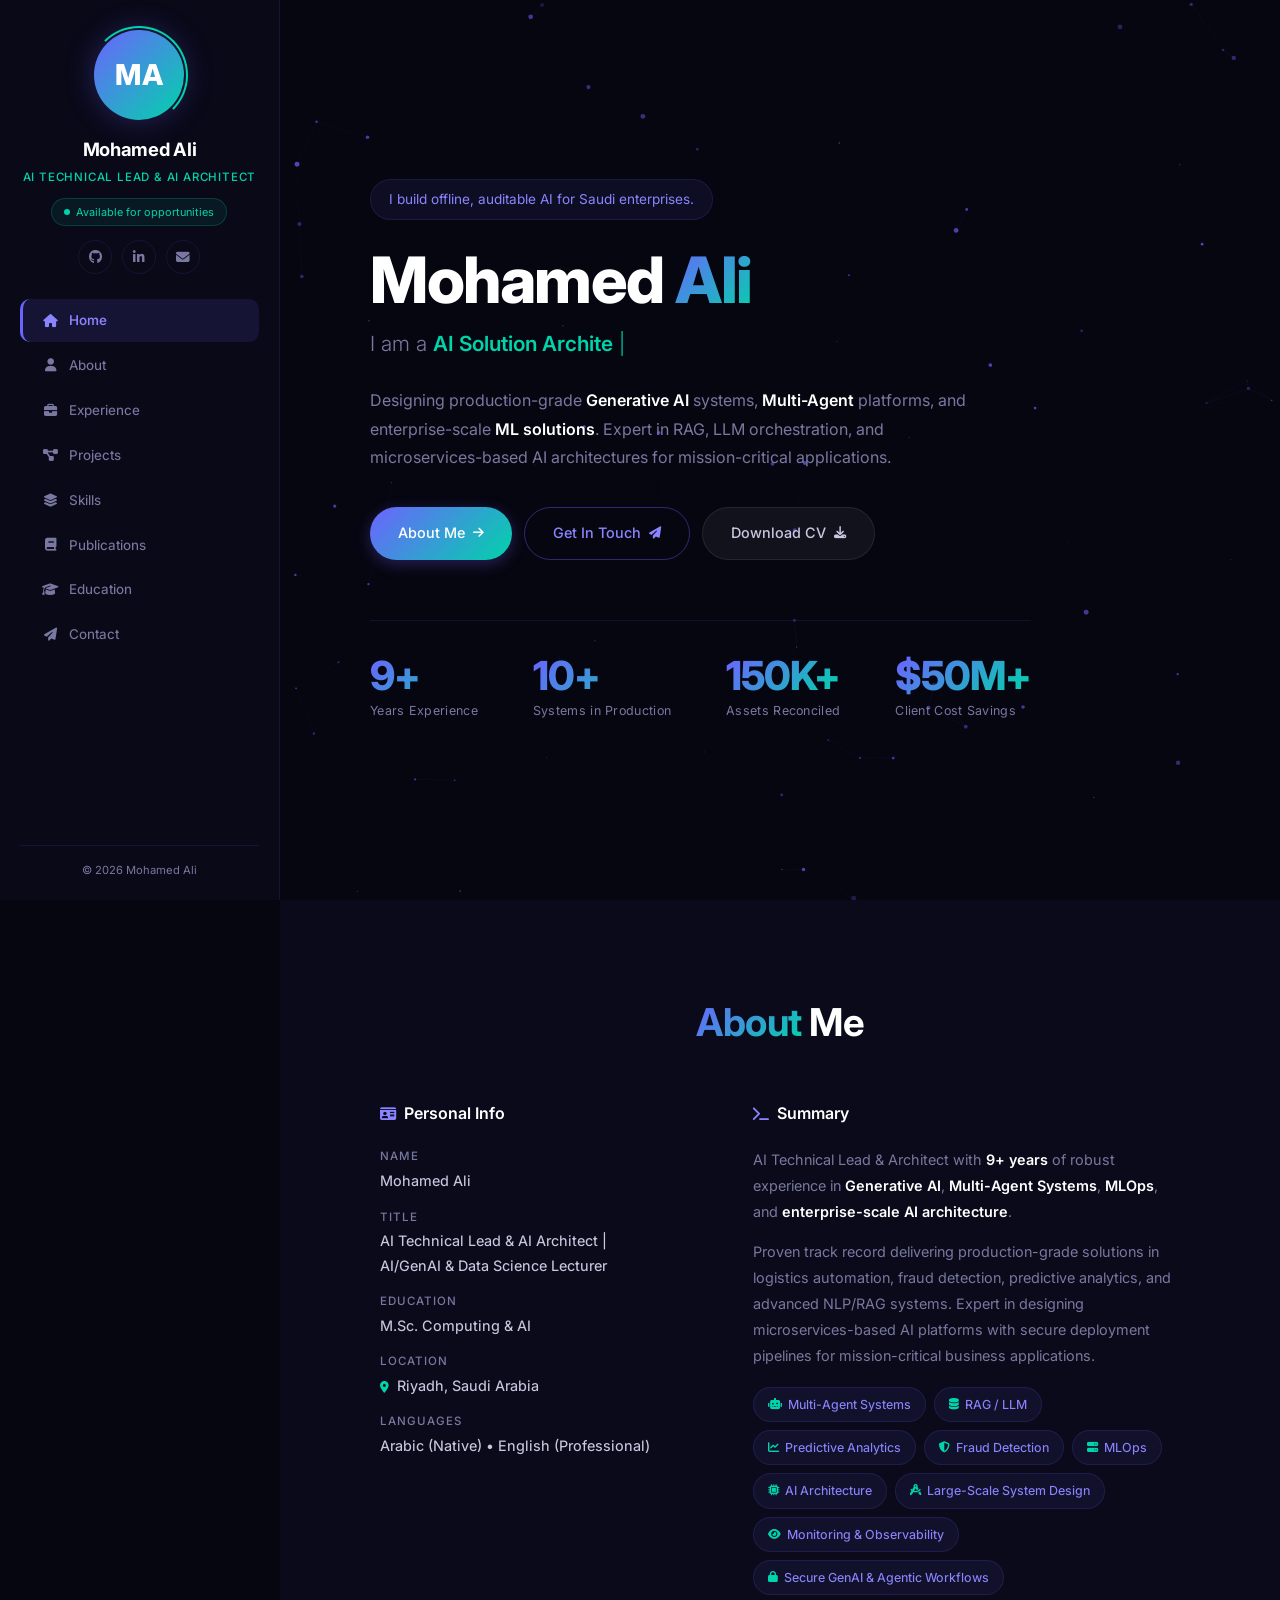
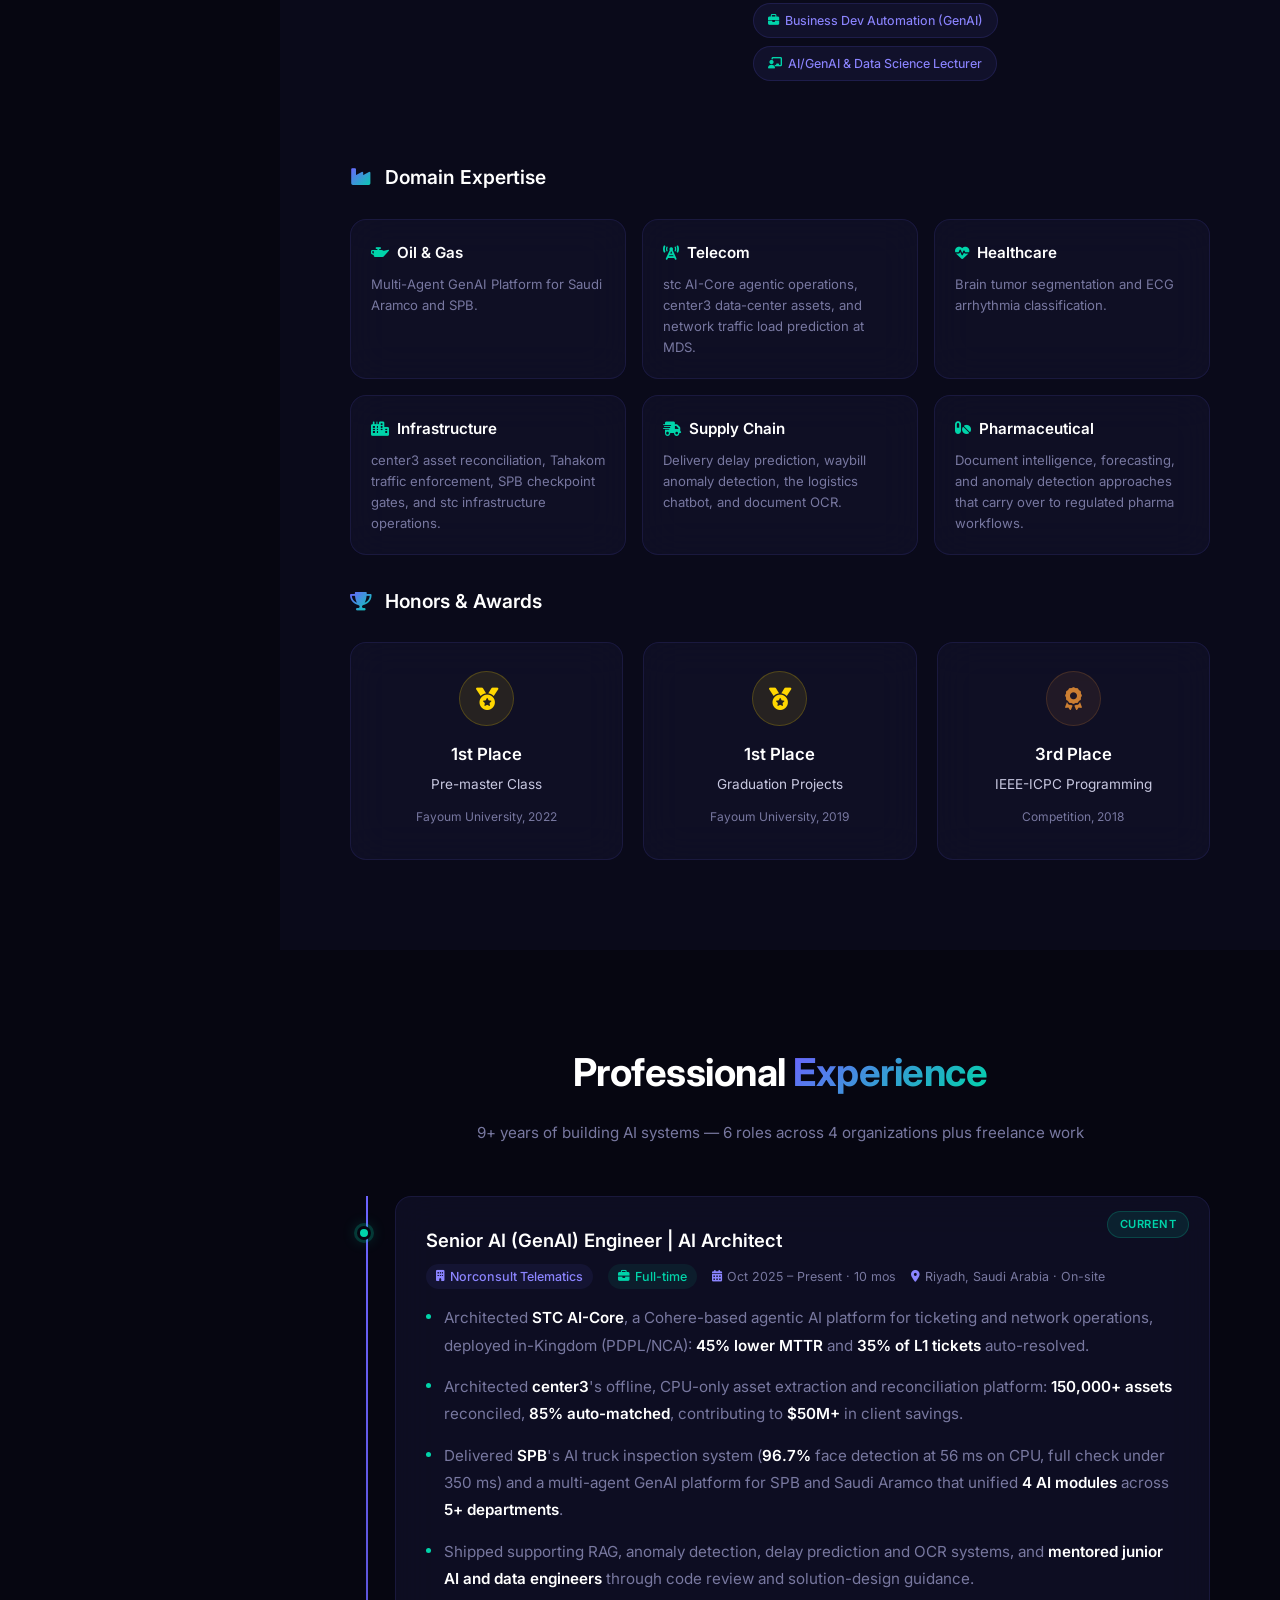
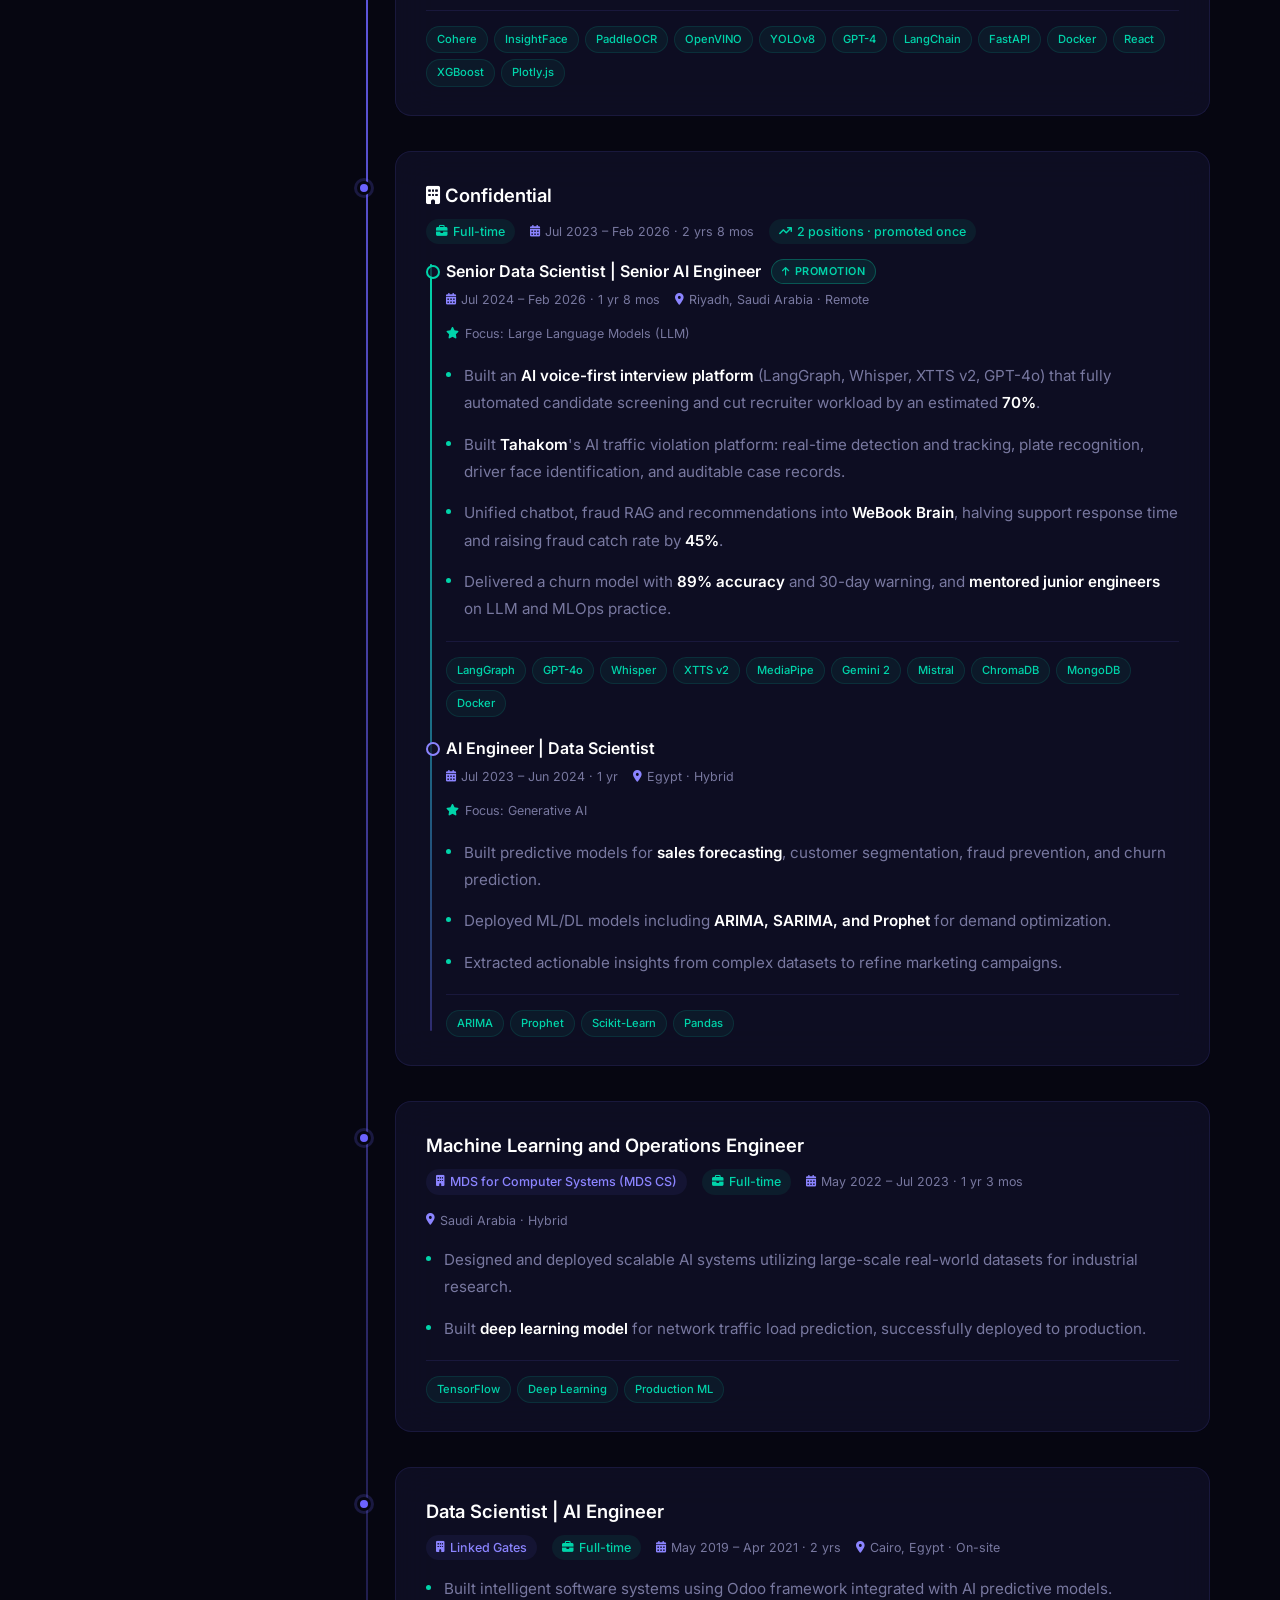
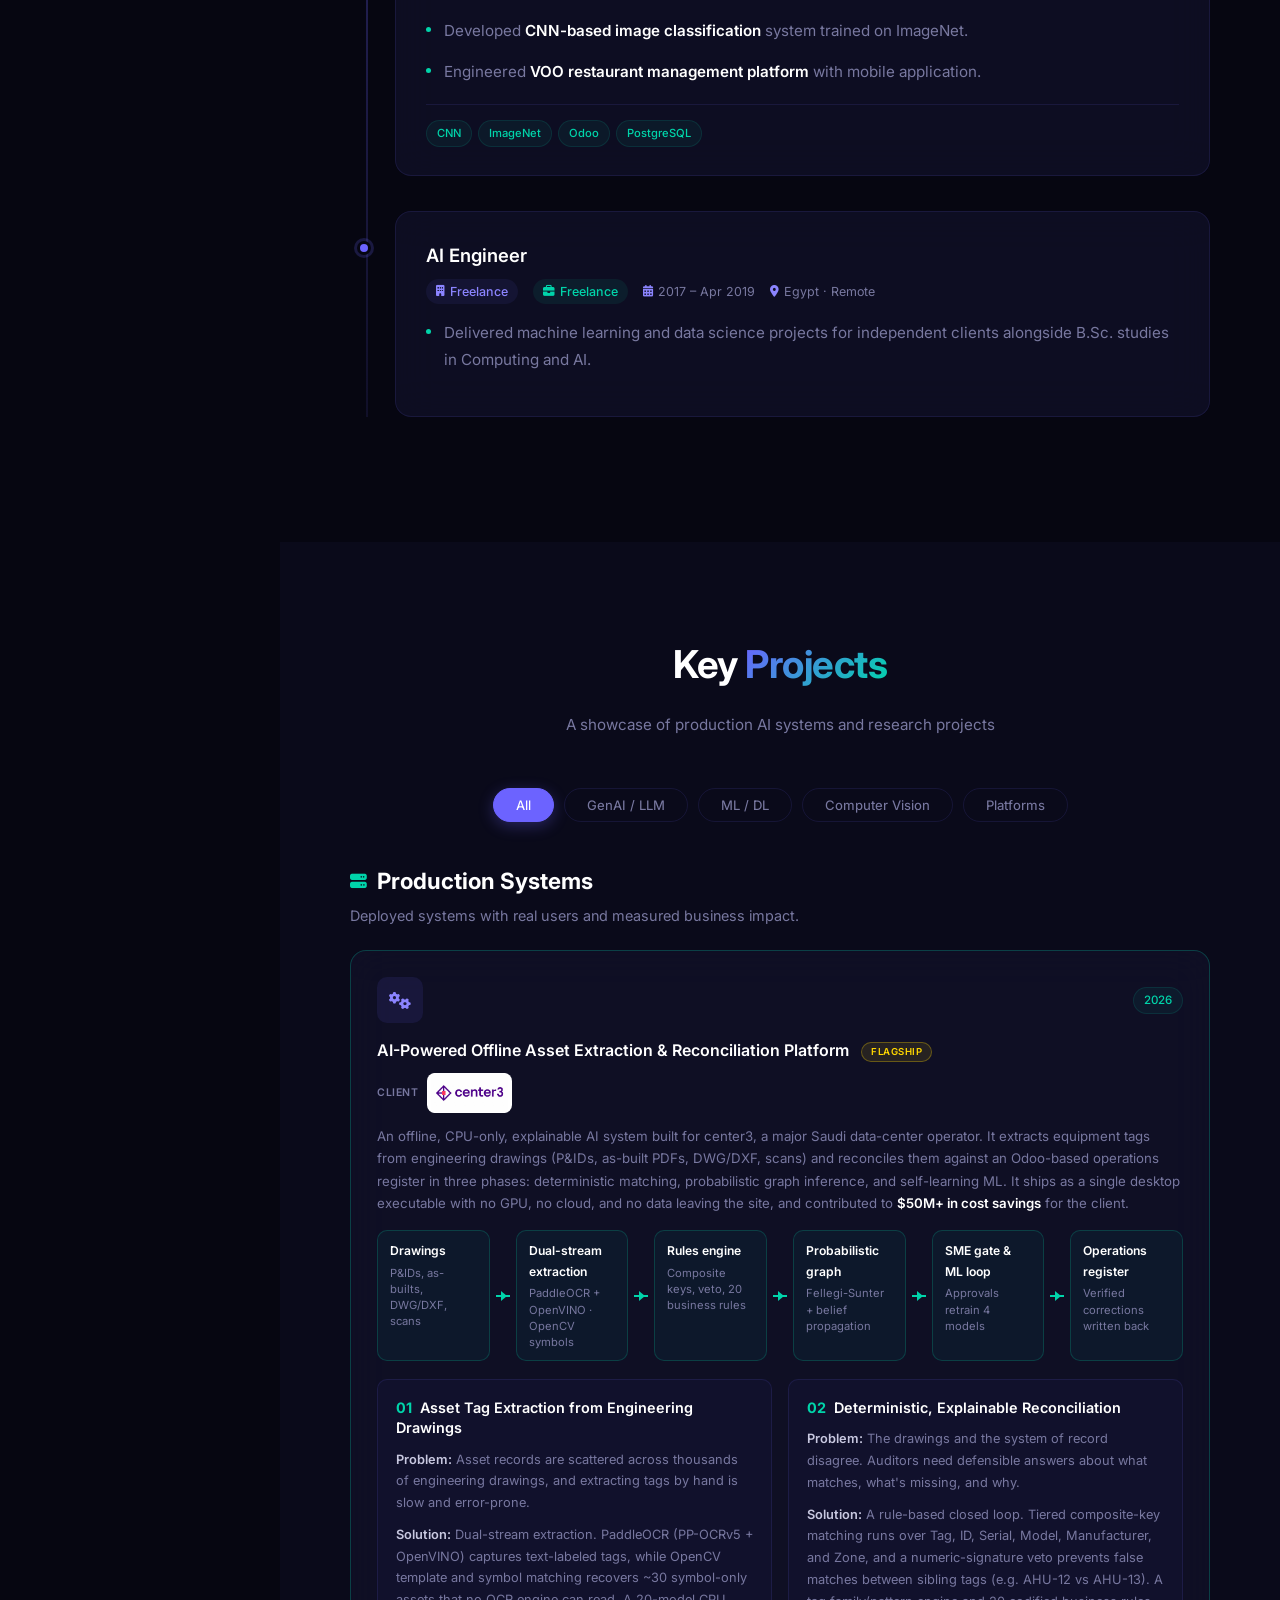
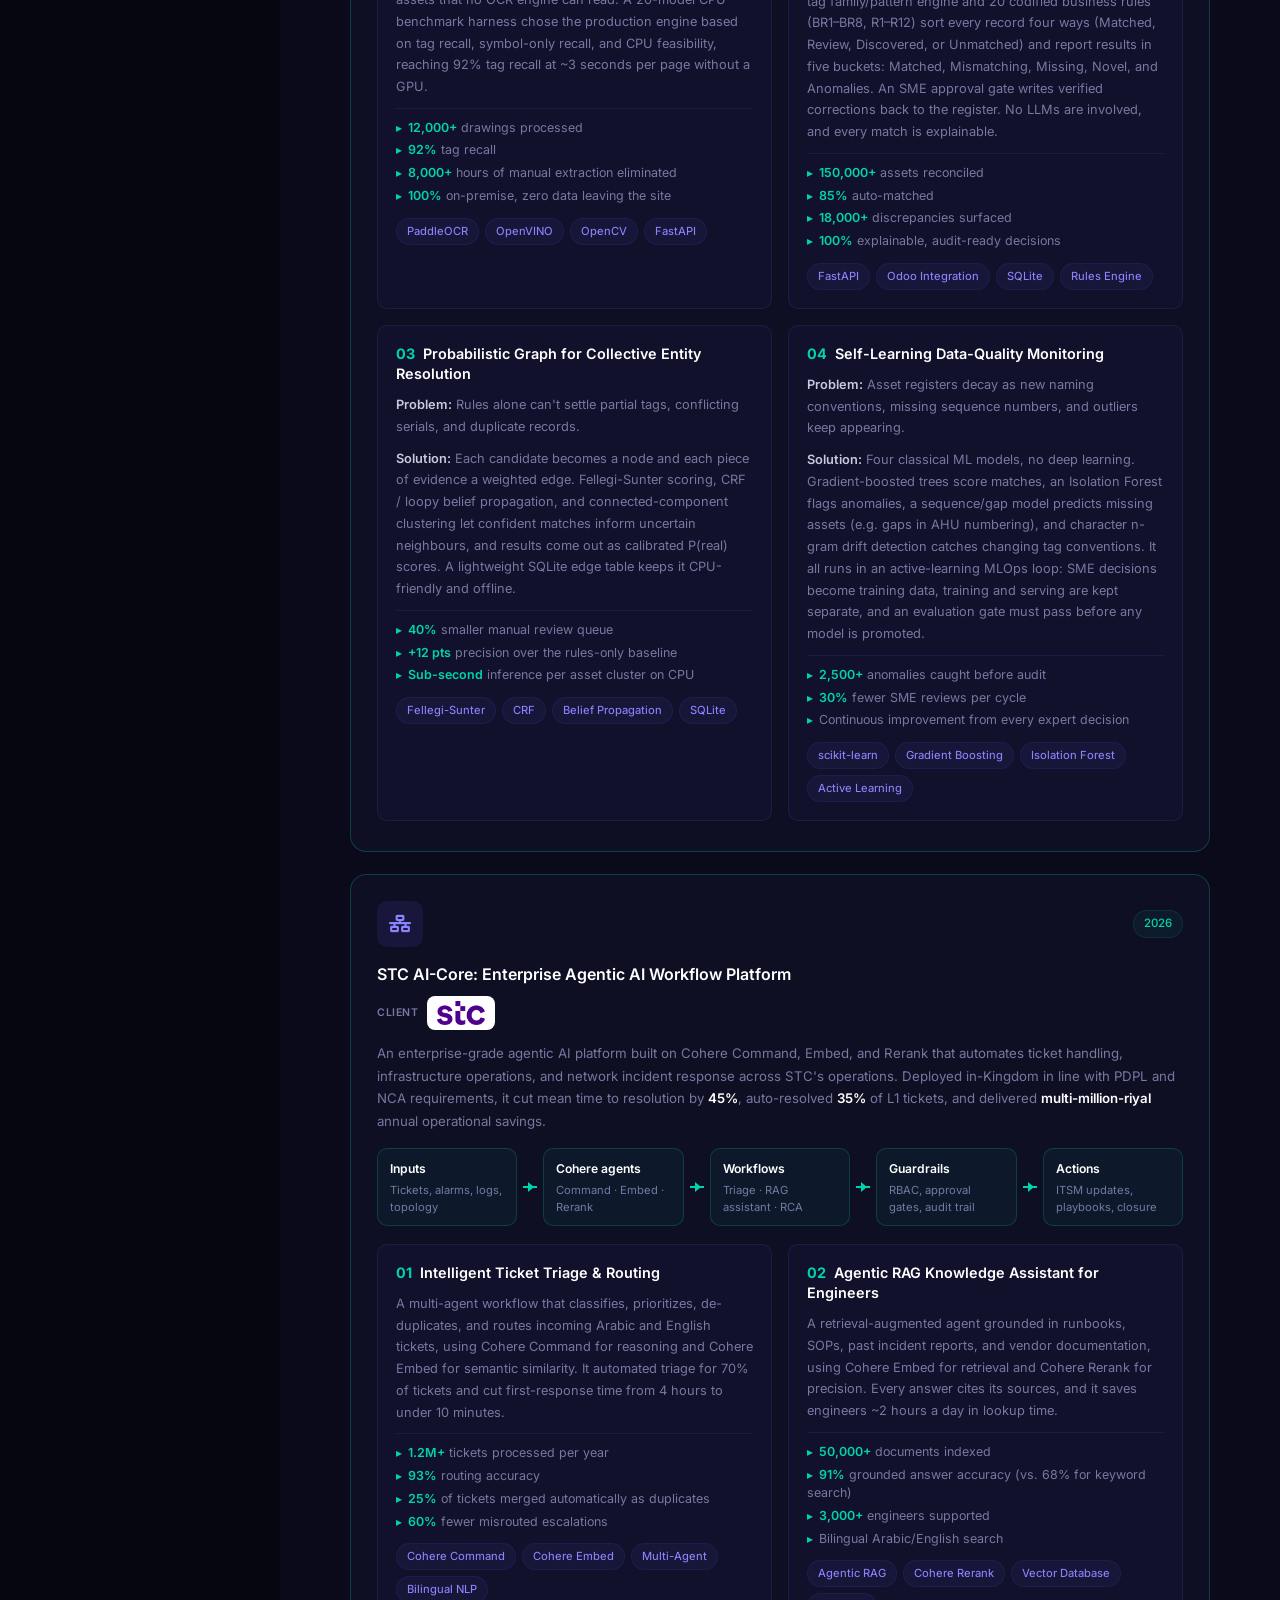
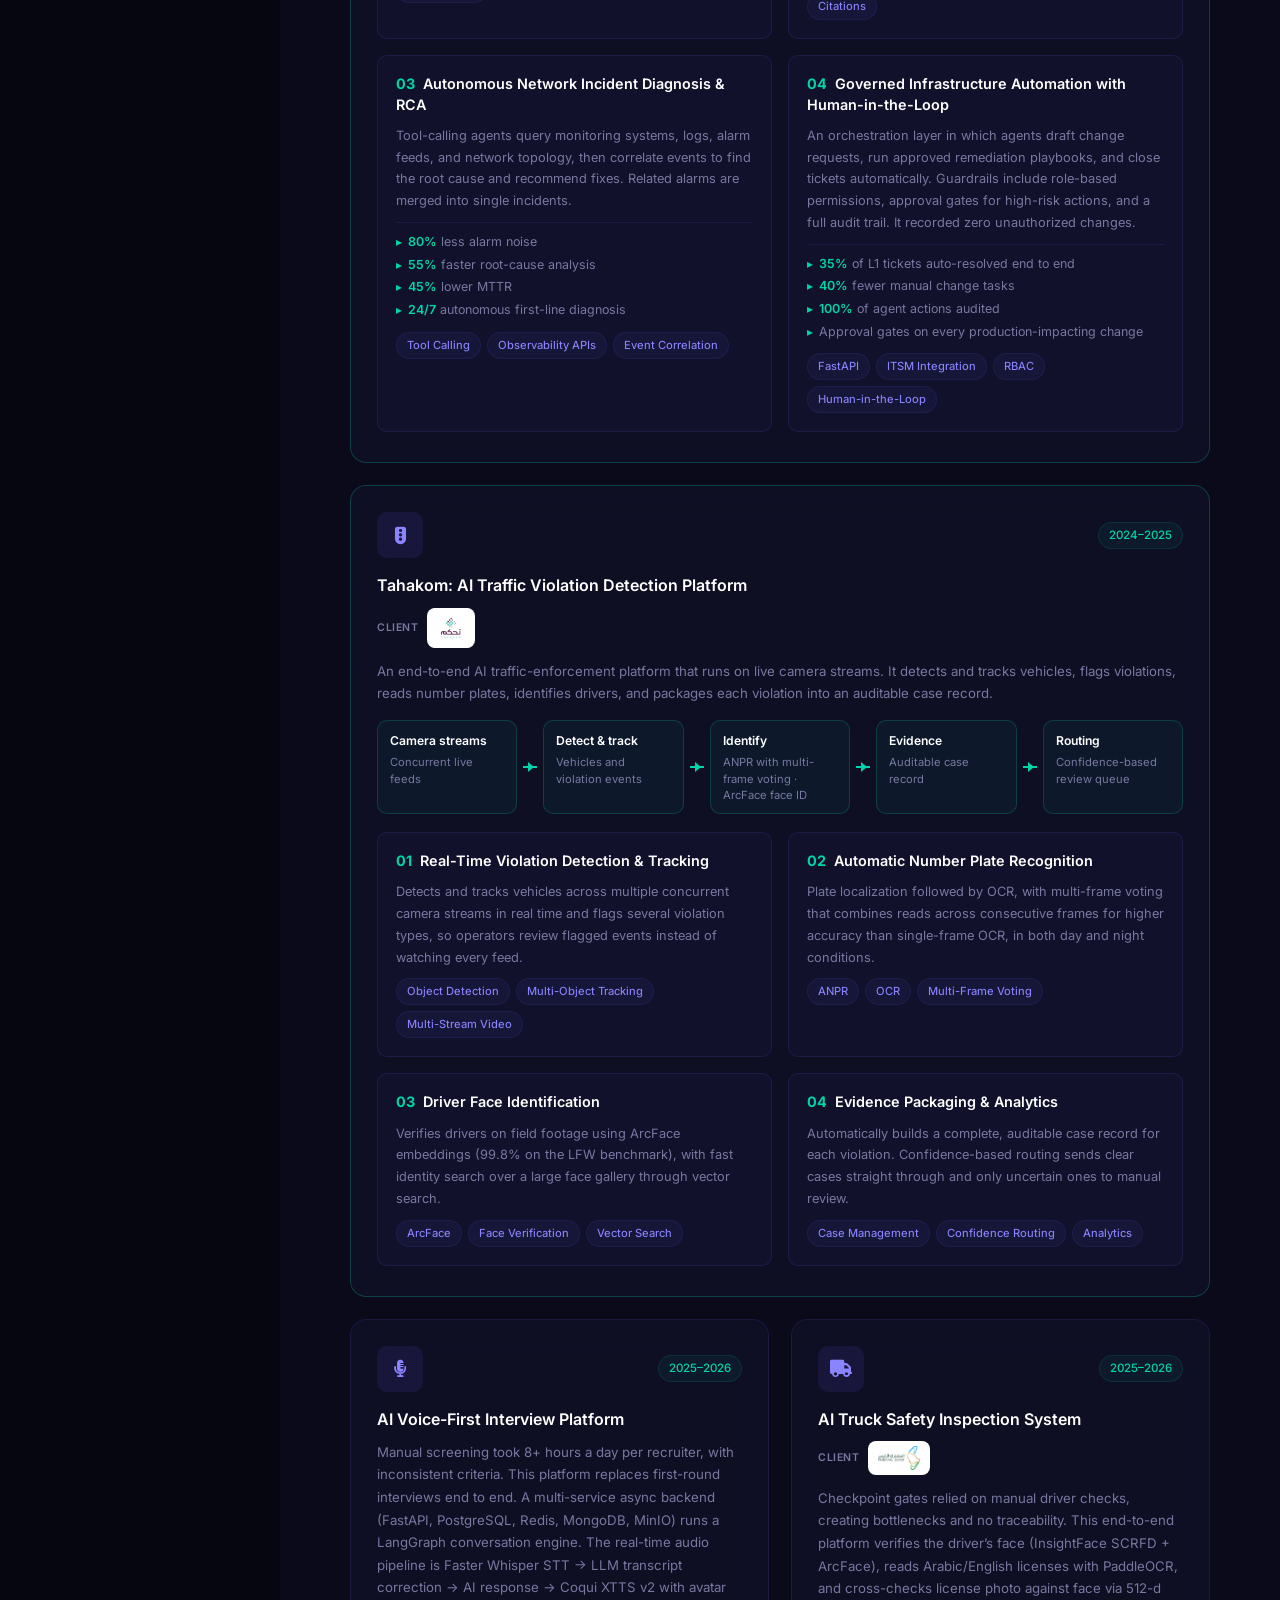
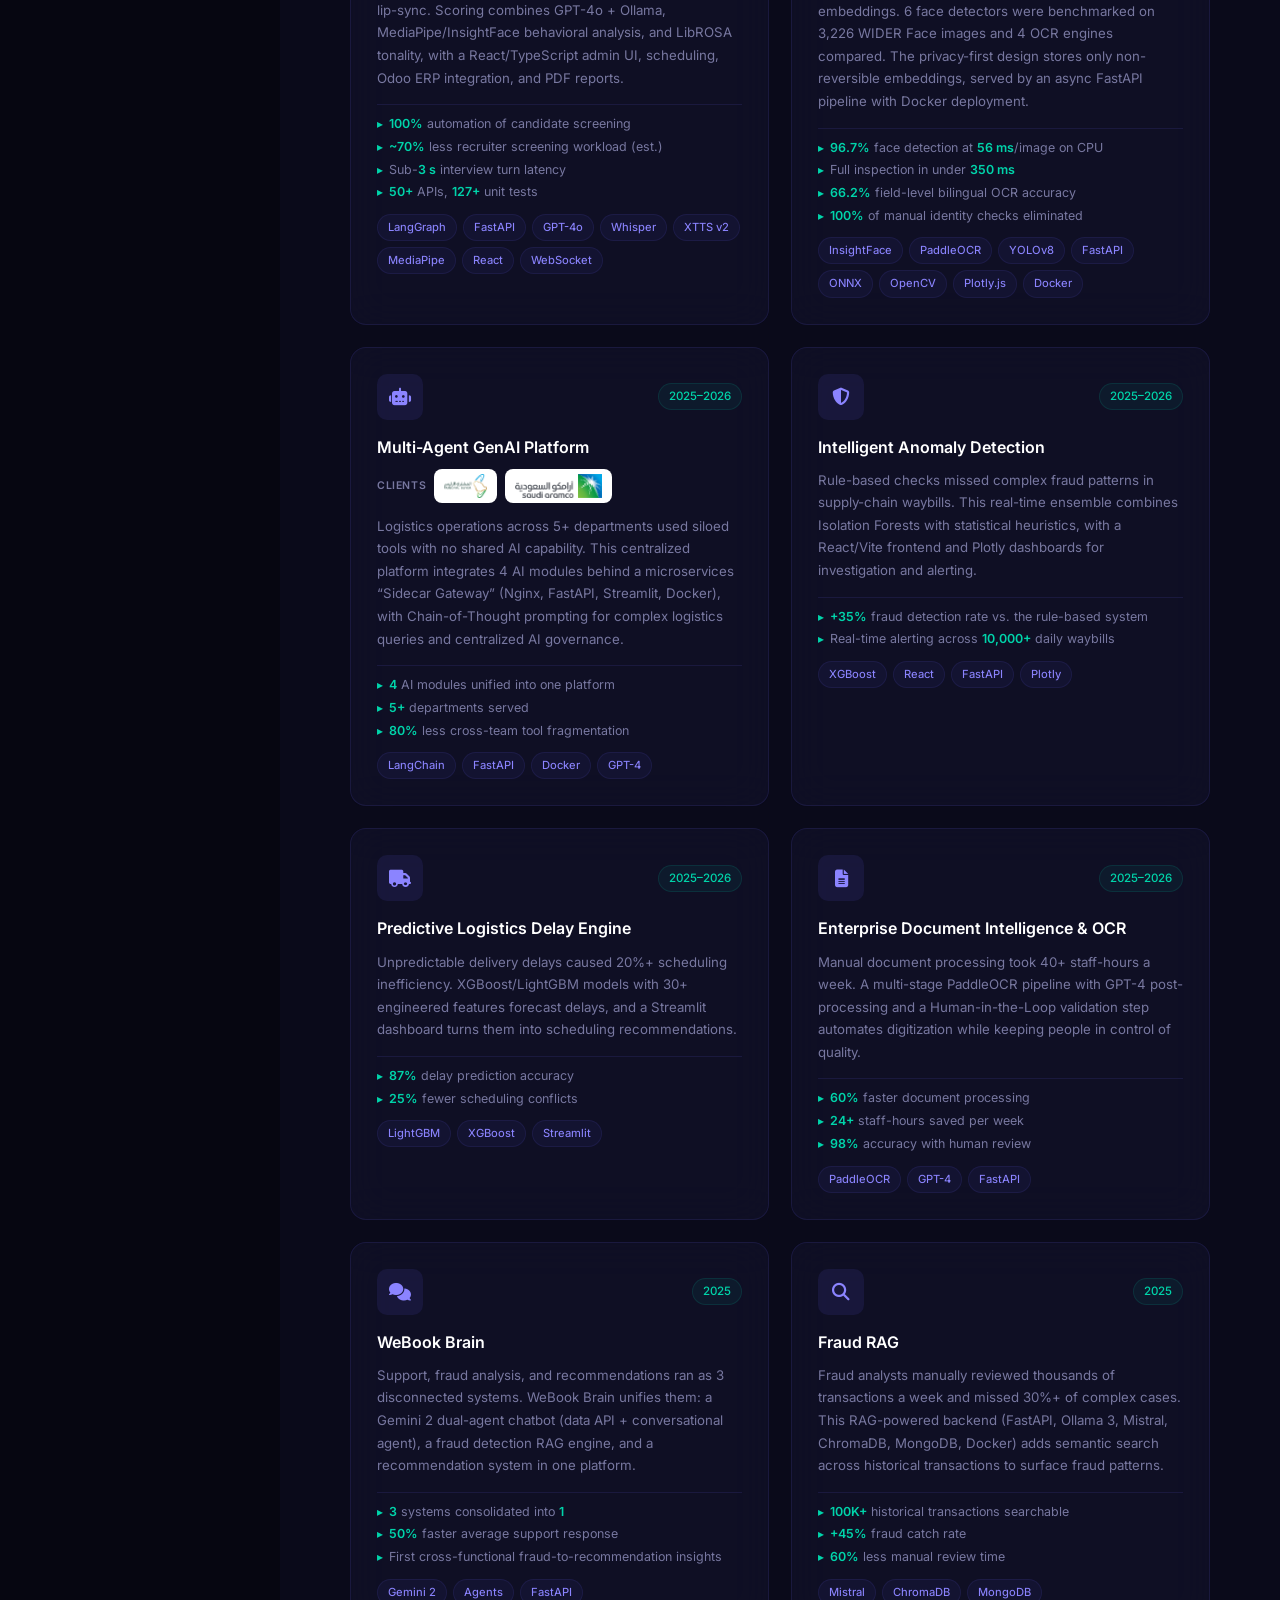
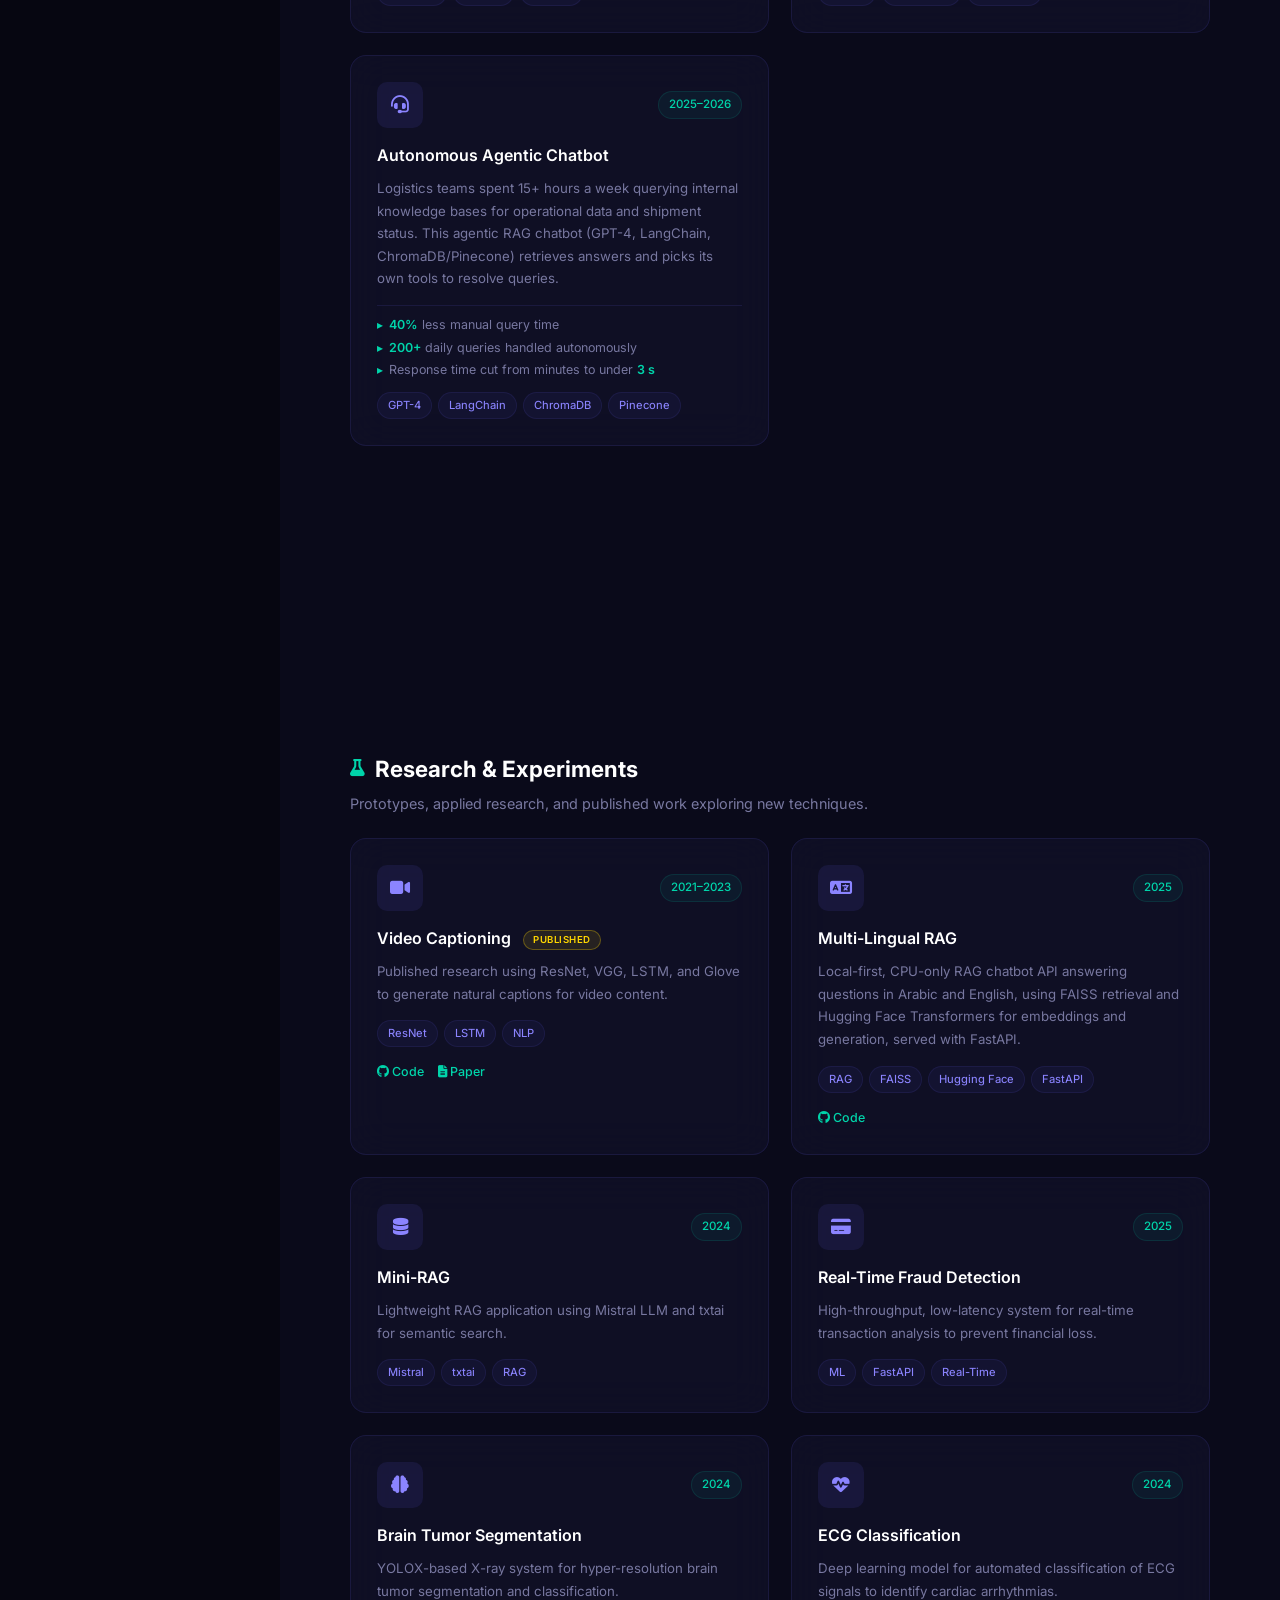
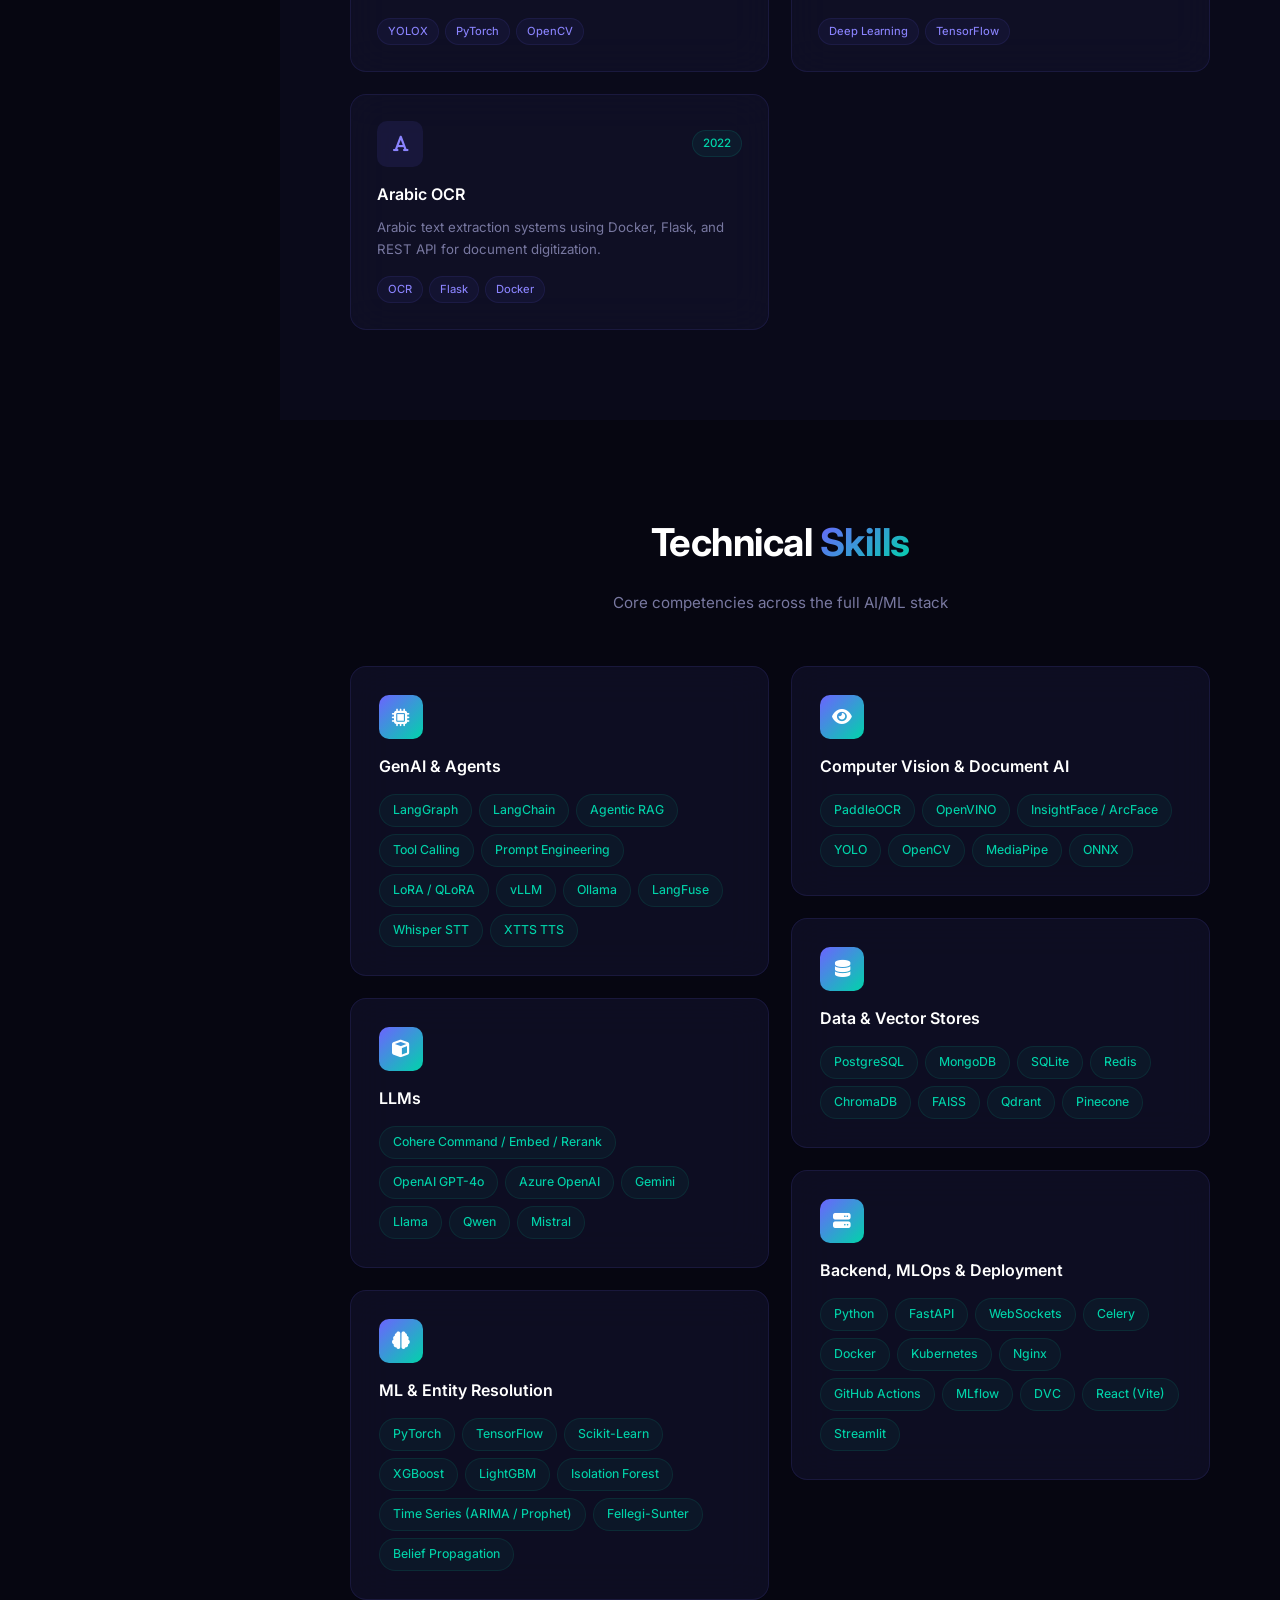
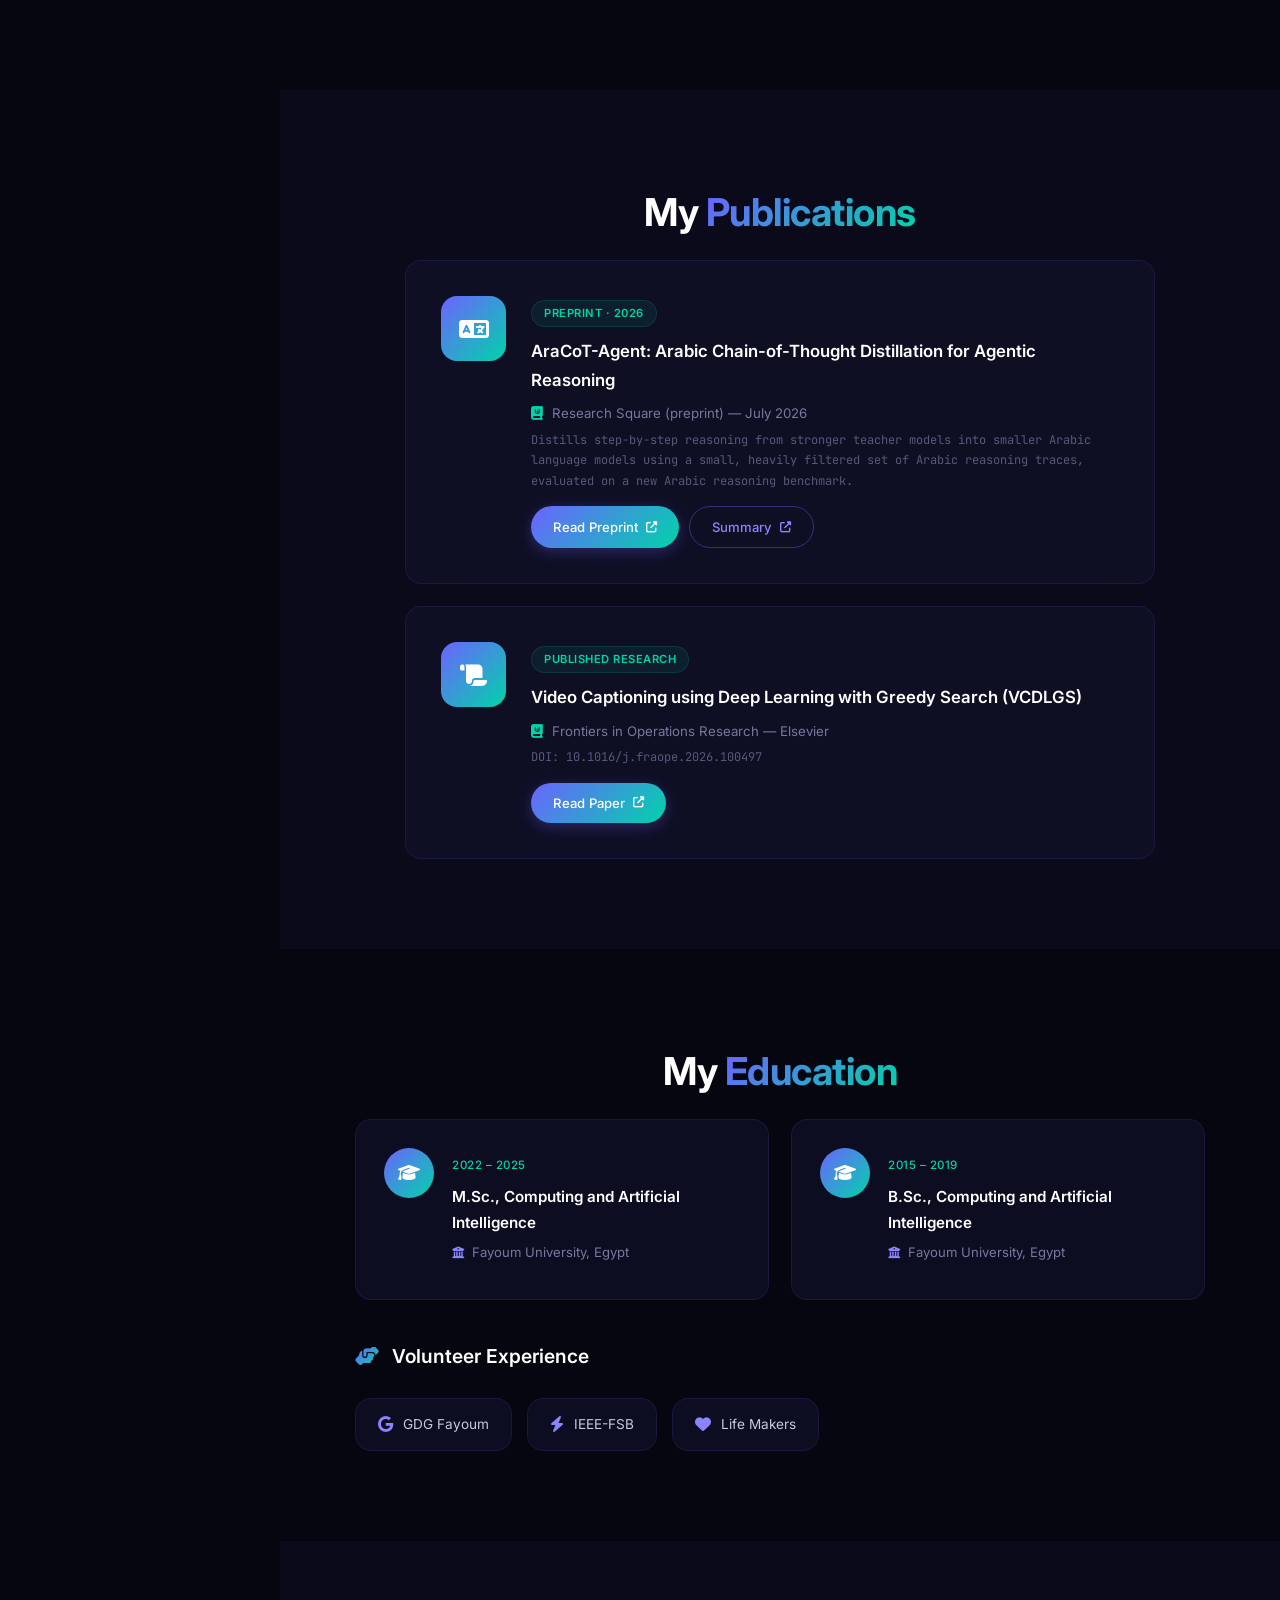
<file: index.html>
<!DOCTYPE html>
<html lang="en">
<head>
    <meta charset="UTF-8">
    <meta name="viewport" content="width=device-width, initial-scale=1.0">
    <title>Mohamed Ali | AI Technical Lead & AI Architect</title>
    <meta name="description" content="Mohamed Ali - AI Technical Lead & AI Architect in Riyadh, Saudi Arabia. 9+ years building production Generative AI, multi-agent, RAG, computer vision, and MLOps systems for enterprise logistics and operations.">
    <meta name="keywords" content="AI Engineer, GenAI Engineer, AI Architect, Machine Learning, LLM, RAG, Multi-Agent Systems, MLOps, Computer Vision, Riyadh, Saudi Arabia, Mohamed Ali">
    <meta name="author" content="Mohamed Ali">
    <meta name="robots" content="index, follow, max-image-preview:large">
    <meta name="theme-color" content="#0a0a1f">
    <link rel="canonical" href="https://mohamedalifaragitiai.github.io/">

    <!-- Open Graph -->
    <meta property="og:title" content="Mohamed Ali | AI Technical Lead & AI Architect">
    <meta property="og:description" content="9+ years building production Generative AI, multi-agent, RAG, and MLOps systems. Currently AI Architect at Norconsult Telematics, Riyadh.">
    <meta property="og:type" content="profile">
    <meta property="og:url" content="https://mohamedalifaragitiai.github.io/">
    <meta property="og:site_name" content="Mohamed Ali - AI Portfolio">
    <meta property="og:locale" content="en_US">
    <meta property="profile:first_name" content="Mohamed">
    <meta property="profile:last_name" content="Ali">

    <!-- Twitter -->
    <meta name="twitter:card" content="summary">
    <meta name="twitter:title" content="Mohamed Ali | AI Technical Lead & AI Architect">
    <meta name="twitter:description" content="9+ years building production Generative AI, multi-agent, RAG, and MLOps systems. Riyadh, Saudi Arabia.">

    <!-- Favicon -->
    <link rel="icon" href="data:image/svg+xml,<svg xmlns='http://www.w3.org/2000/svg' viewBox='0 0 100 100'><text y='.9em' font-size='90'>🧠</text></svg>">

    <!-- Resource hints: start CDN/font handshakes before the CSS is parsed -->
    <link rel="preconnect" href="https://fonts.googleapis.com">
    <link rel="preconnect" href="https://fonts.gstatic.com" crossorigin>
    <link rel="preconnect" href="https://cdnjs.cloudflare.com" crossorigin>
    <link rel="preload" href="css/style.css" as="style">

    <!-- Custom CSS (render-critical) -->
    <link rel="stylesheet" href="css/style.css">
    <!-- Google Fonts -->
    <link href="https://fonts.googleapis.com/css2?family=Inter:wght@300;400;500;600;700;800&family=JetBrains+Mono:wght@400;500&display=swap" rel="stylesheet">
    <!-- Font Awesome (non-blocking: icons are decorative) -->
    <link rel="stylesheet" href="https://cdnjs.cloudflare.com/ajax/libs/font-awesome/6.5.1/css/all.min.css" media="print" onload="this.media='all';this.onload=null;">
    <noscript><link rel="stylesheet" href="https://cdnjs.cloudflare.com/ajax/libs/font-awesome/6.5.1/css/all.min.css"></noscript>

    <!-- Structured data -->
    <script type="application/ld+json">
    {
      "@context": "https://schema.org",
      "@type": "Person",
      "name": "Mohamed Ali",
      "jobTitle": "AI Technical Lead & AI Architect",
      "description": "AI Technical Lead and Architect with 9+ years building production Generative AI, multi-agent, RAG, computer vision, and MLOps systems.",
      "url": "https://mohamedalifaragitiai.github.io/",
      "email": "mailto:mohamedalifarag.ml@gmail.com",
      "address": {
        "@type": "PostalAddress",
        "addressLocality": "Riyadh",
        "addressCountry": "SA"
      },
      "worksFor": {
        "@type": "Organization",
        "name": "Norconsult Telematics"
      },
      "alumniOf": {
        "@type": "CollegeOrUniversity",
        "name": "Fayoum University"
      },
      "knowsAbout": [
        "Generative AI",
        "Large Language Models",
        "Retrieval-Augmented Generation",
        "Multi-Agent Systems",
        "MLOps",
        "Computer Vision",
        "Predictive Analytics",
        "AI Architecture"
      ],
      "knowsLanguage": ["Arabic", "English"],
      "sameAs": [
        "https://www.linkedin.com/in/mohamed-ali-b37953123/",
        "https://github.com/mohamedalifaragitiai",
        "https://doi.org/10.1016/j.fraope.2026.100497",
        "https://www.researchsquare.com/article/rs-10196257"
      ]
    }
    </script>
</head>
<body>

<!-- Preloader -->
<div id="preloader">
    <div class="loader">
        <div class="loader-ring"></div>
        <span class="loader-text">MA</span>
    </div>
</div>

<!-- Header / Sidebar -->
<header>
    <div class="user">
        <div class="avatar">
            <div class="avatar-ring"></div>
            <span class="avatar-initials">MA</span>
        </div>
        <h3 class="name">Mohamed Ali</h3>
        <p class="post">AI Technical Lead &amp; AI Architect</p>
        <div class="status-badge">
            <span class="status-dot"></span> Available for opportunities
        </div>
        <div class="social-links">
            <a href="https://github.com/mohamedalifaragitiai" target="_blank" title="GitHub"><i class="fab fa-github"></i></a>
            <a href="https://www.linkedin.com/in/mohamed-ali-b37953123/" target="_blank" title="LinkedIn"><i class="fab fa-linkedin-in"></i></a>
            <a href="mailto:mohamedalifarag.ml@gmail.com" title="Email"><i class="fas fa-envelope"></i></a>
        </div>
    </div>
    <nav class="navbar">
        <ul>
            <li><a href="#home"><i class="fas fa-home"></i> Home</a></li>
            <li><a href="#about"><i class="fas fa-user"></i> About</a></li>
            <li><a href="#experience"><i class="fas fa-briefcase"></i> Experience</a></li>
            <li><a href="#projects"><i class="fas fa-project-diagram"></i> Projects</a></li>
            <li><a href="#skills"><i class="fas fa-layer-group"></i> Skills</a></li>
            <li><a href="#publications"><i class="fas fa-book"></i> Publications</a></li>
            <li><a href="#education"><i class="fas fa-graduation-cap"></i> Education</a></li>
            <li><a href="#contact"><i class="fas fa-paper-plane"></i> Contact</a></li>
        </ul>
    </nav>
    <div class="sidebar-footer">
        <p>&copy; 2026 Mohamed Ali</p>
    </div>
</header>

<!-- Mobile Menu Toggle -->
<div id="menu" class="fas fa-bars"></div>

<!-- Home Section -->
<section class="home" id="home">
    <canvas id="particles-canvas"></canvas>
    <div class="home-content">
        <div class="greeting-badge">
            I build offline, auditable AI for Saudi enterprises.
        </div>
        <h1>Mohamed <span class="gradient-text">Ali</span></h1>
        <div class="typewriter-wrapper">
            <span class="typewriter-label">I am a </span>
            <span class="typewriter" id="typewriter"></span>
            <span class="cursor">|</span>
        </div>
        <p class="intro">
            Designing production-grade <strong>Generative AI</strong> systems, <strong>Multi-Agent</strong> platforms,
            and enterprise-scale <strong>ML solutions</strong>. Expert in RAG, LLM orchestration, and
            microservices-based AI architectures for mission-critical applications.
        </p>
        <div class="home-buttons">
            <a href="#about" class="btn btn-primary">
                <span>About Me</span> <i class="fas fa-arrow-right"></i>
            </a>
            <a href="#contact" class="btn btn-outline">
                <span>Get In Touch</span> <i class="fas fa-paper-plane"></i>
            </a>
            <a href="cv/Mohamed_Ali_Senior(GenAI).pdf" class="btn btn-ghost" download>
                <span>Download CV</span> <i class="fas fa-download"></i>
            </a>
        </div>
    </div>
    <div class="stats-bar">
        <div class="stat">
            <h2><span class="counter" data-target="9">9</span>+</h2>
            <p>Years Experience</p>
        </div>
        <div class="stat">
            <h2><span class="counter" data-target="10">10</span>+</h2>
            <p>Systems in Production</p>
        </div>
        <div class="stat">
            <h2><span class="counter" data-target="150">150</span>K+</h2>
            <p>Assets Reconciled</p>
        </div>
        <div class="stat">
            <h2>$<span class="counter" data-target="50">50</span>M+</h2>
            <p>Client Cost Savings</p>
        </div>
    </div>
</section>

<!-- About Section -->
<section class="about" id="about">
    <h1 class="heading"><span>About</span> Me</h1>
    <div class="about-grid">
        <div class="about-card info-card">
            <h3 class="card-title"><i class="fas fa-id-card"></i> Personal Info</h3>
            <div class="info-list">
                <div class="info-item">
                    <span class="info-label">Name</span>
                    <span class="info-value">Mohamed Ali</span>
                </div>
                <div class="info-item">
                    <span class="info-label">Title</span>
                    <span class="info-value">AI Technical Lead &amp; AI Architect | AI/GenAI &amp; Data Science Lecturer</span>
                </div>
                <div class="info-item">
                    <span class="info-label">Education</span>
                    <span class="info-value">M.Sc. Computing & AI</span>
                </div>
                <div class="info-item">
                    <span class="info-label">Location</span>
                    <span class="info-value"><i class="fas fa-map-marker-alt"></i> Riyadh, Saudi Arabia</span>
                </div>
                <div class="info-item">
                    <span class="info-label">Languages</span>
                    <span class="info-value">Arabic (Native) &bull; English (Professional)</span>
                </div>
            </div>
        </div>
        <div class="about-card summary-card">
            <h3 class="card-title"><i class="fas fa-terminal"></i> Summary</h3>
            <p>
                AI Technical Lead &amp; Architect with <strong>9+ years</strong> of robust experience in <strong>Generative AI</strong>,
                <strong>Multi-Agent Systems</strong>, <strong>MLOps</strong>, and <strong>enterprise-scale AI architecture</strong>.
            </p>
            <p>
                Proven track record delivering production-grade solutions in logistics automation, fraud detection,
                predictive analytics, and advanced NLP/RAG systems. Expert in designing microservices-based AI platforms
                with secure deployment pipelines for mission-critical business applications.
            </p>
            <div class="specializations">
                <span class="spec-tag"><i class="fas fa-robot"></i> Multi-Agent Systems</span>
                <span class="spec-tag"><i class="fas fa-database"></i> RAG / LLM</span>
                <span class="spec-tag"><i class="fas fa-chart-line"></i> Predictive Analytics</span>
                <span class="spec-tag"><i class="fas fa-shield-alt"></i> Fraud Detection</span>
                <span class="spec-tag"><i class="fas fa-server"></i> MLOps</span>
                <span class="spec-tag"><i class="fas fa-microchip"></i> AI Architecture</span>
                <span class="spec-tag"><i class="fas fa-drafting-compass"></i> Large-Scale System Design</span>
                <span class="spec-tag"><i class="fas fa-eye"></i> Monitoring &amp; Observability</span>
                <span class="spec-tag"><i class="fas fa-lock"></i> Secure GenAI &amp; Agentic Workflows</span>
                <span class="spec-tag"><i class="fas fa-briefcase"></i> Business Dev Automation (GenAI)</span>
                <span class="spec-tag"><i class="fas fa-chalkboard-teacher"></i> AI/GenAI &amp; Data Science Lecturer</span>
            </div>
        </div>
    </div>

    <div class="domain-section">
        <h2 class="sub-heading"><i class="fas fa-industry"></i> Domain Expertise</h2>
        <div class="domain-grid">
            <div class="domain-item glass-card">
                <h4><i class="fas fa-oil-can"></i> Oil &amp; Gas</h4>
                <p>Multi-Agent GenAI Platform for Saudi Aramco and SPB.</p>
            </div>
            <div class="domain-item glass-card">
                <h4><i class="fas fa-tower-cell"></i> Telecom</h4>
                <p>stc AI-Core agentic operations, center3 data-center assets, and network traffic load prediction at MDS.</p>
            </div>
            <div class="domain-item glass-card">
                <h4><i class="fas fa-heartbeat"></i> Healthcare</h4>
                <p>Brain tumor segmentation and ECG arrhythmia classification.</p>
            </div>
            <div class="domain-item glass-card">
                <h4><i class="fas fa-city"></i> Infrastructure</h4>
                <p>center3 asset reconciliation, Tahakom traffic enforcement, SPB checkpoint gates, and stc infrastructure operations.</p>
            </div>
            <div class="domain-item glass-card">
                <h4><i class="fas fa-truck-fast"></i> Supply Chain</h4>
                <p>Delivery delay prediction, waybill anomaly detection, the logistics chatbot, and document OCR.</p>
            </div>
            <div class="domain-item glass-card">
                <h4><i class="fas fa-pills"></i> Pharmaceutical</h4>
                <p>Document intelligence, forecasting, and anomaly detection approaches that carry over to regulated pharma workflows.</p>
            </div>
        </div>
    </div>

    <div class="honors-section">
        <h2 class="sub-heading"><i class="fas fa-trophy"></i> Honors & Awards</h2>
        <div class="honors-grid">
            <div class="honor-item glass-card">
                <div class="honor-icon gold"><i class="fas fa-medal"></i></div>
                <h4>1st Place</h4>
                <p>Pre-master Class</p>
                <span class="honor-org">Fayoum University, 2022</span>
            </div>
            <div class="honor-item glass-card">
                <div class="honor-icon gold"><i class="fas fa-medal"></i></div>
                <h4>1st Place</h4>
                <p>Graduation Projects</p>
                <span class="honor-org">Fayoum University, 2019</span>
            </div>
            <div class="honor-item glass-card">
                <div class="honor-icon bronze"><i class="fas fa-award"></i></div>
                <h4>3rd Place</h4>
                <p>IEEE-ICPC Programming</p>
                <span class="honor-org">Competition, 2018</span>
            </div>
        </div>
    </div>
</section>

<!-- Experience Section -->
<section class="experience" id="experience">
    <h1 class="heading">Professional <span>Experience</span></h1>
    <p class="section-subtitle">9+ years of building AI systems &mdash; 6 roles across 4 organizations plus freelance work</p>
    <div class="timeline">

        <div class="timeline-item" data-aos="fade-right">
            <div class="timeline-dot active-dot"></div>
            <div class="timeline-content glass-card">
                <div class="timeline-badge">Current</div>
                <div class="timeline-header">
                    <h3>Senior AI (GenAI) Engineer | AI Architect</h3>
                    <div class="timeline-meta">
                        <span class="company"><i class="fas fa-building"></i> Norconsult Telematics</span>
                        <span class="job-type"><i class="fas fa-briefcase"></i> Full-time</span>
                        <span class="date"><i class="fas fa-calendar-alt"></i> Oct 2025 &ndash; Present &middot; 10 mos</span>
                        <span class="location"><i class="fas fa-map-marker-alt"></i> Riyadh, Saudi Arabia &middot; On-site</span>
                    </div>
                </div>
                <ul>
                    <li>Architected <strong>STC AI-Core</strong>, a Cohere-based agentic AI platform for ticketing and network operations, deployed in-Kingdom (PDPL/NCA): <strong>45% lower MTTR</strong> and <strong>35% of L1 tickets</strong> auto-resolved.</li>
                    <li>Architected <strong>center3</strong>'s offline, CPU-only asset extraction and reconciliation platform: <strong>150,000+ assets</strong> reconciled, <strong>85% auto-matched</strong>, contributing to <strong>$50M+</strong> in client savings.</li>
                    <li>Delivered <strong>SPB</strong>'s AI truck inspection system (<strong>96.7%</strong> face detection at 56 ms on CPU, full check under 350 ms) and a multi-agent GenAI platform for SPB and Saudi Aramco that unified <strong>4 AI modules</strong> across <strong>5+ departments</strong>.</li>
                    <li>Shipped supporting RAG, anomaly detection, delay prediction and OCR systems, and <strong>mentored junior AI and data engineers</strong> through code review and solution-design guidance.</li>
                </ul>
                <div class="tech-used">
                    <span>Cohere</span><span>InsightFace</span><span>PaddleOCR</span><span>OpenVINO</span><span>YOLOv8</span><span>GPT-4</span><span>LangChain</span><span>FastAPI</span><span>Docker</span><span>React</span><span>XGBoost</span><span>Plotly.js</span>
                </div>
            </div>
        </div>

        <div class="timeline-item" data-aos="fade-right">
            <div class="timeline-dot"></div>
            <div class="timeline-content glass-card">
                <div class="timeline-header">
                    <h3><i class="fas fa-building"></i> Confidential</h3>
                    <div class="timeline-meta">
                        <span class="job-type"><i class="fas fa-briefcase"></i> Full-time</span>
                        <span class="date"><i class="fas fa-calendar-alt"></i> Jul 2023 &ndash; Feb 2026 &middot; 2 yrs 8 mos</span>
                        <span class="promo-count"><i class="fas fa-arrow-trend-up"></i> 2 positions &middot; promoted once</span>
                    </div>
                </div>

                <div class="role-track">

                <div class="role-entry">
                    <div class="role-head">
                        <h4>Senior Data Scientist | Senior AI Engineer</h4>
                        <span class="promo-badge"><i class="fas fa-arrow-up"></i> Promotion</span>
                    </div>
                    <div class="timeline-meta">
                        <span class="date"><i class="fas fa-calendar-alt"></i> Jul 2024 &ndash; Feb 2026 &middot; 1 yr 8 mos</span>
                        <span class="location"><i class="fas fa-map-marker-alt"></i> Riyadh, Saudi Arabia &middot; Remote</span>
                    </div>
                    <p class="timeline-focus"><i class="fas fa-star"></i> Focus: Large Language Models (LLM)</p>
                <ul>
                    <li>Built an <strong>AI voice-first interview platform</strong> (LangGraph, Whisper, XTTS v2, GPT-4o) that fully automated candidate screening and cut recruiter workload by an estimated <strong>70%</strong>.</li>
                    <li>Built <strong>Tahakom</strong>'s AI traffic violation platform: real-time detection and tracking, plate recognition, driver face identification, and auditable case records.</li>
                    <li>Unified chatbot, fraud RAG and recommendations into <strong>WeBook Brain</strong>, halving support response time and raising fraud catch rate by <strong>45%</strong>.</li>
                    <li>Delivered a churn model with <strong>89% accuracy</strong> and 30-day warning, and <strong>mentored junior engineers</strong> on LLM and MLOps practice.</li>
                </ul>
                <div class="tech-used">
                    <span>LangGraph</span><span>GPT-4o</span><span>Whisper</span><span>XTTS v2</span><span>MediaPipe</span><span>Gemini 2</span><span>Mistral</span><span>ChromaDB</span><span>MongoDB</span><span>Docker</span>
                </div>
                </div>

                <div class="role-entry">
                    <div class="role-head">
                        <h4>AI Engineer | Data Scientist</h4>
                    </div>
                    <div class="timeline-meta">
                        <span class="date"><i class="fas fa-calendar-alt"></i> Jul 2023 &ndash; Jun 2024 &middot; 1 yr</span>
                        <span class="location"><i class="fas fa-map-marker-alt"></i> Egypt &middot; Hybrid</span>
                    </div>
                    <p class="timeline-focus"><i class="fas fa-star"></i> Focus: Generative AI</p>
                <ul>
                    <li>Built predictive models for <strong>sales forecasting</strong>, customer segmentation, fraud prevention, and churn prediction.</li>
                    <li>Deployed ML/DL models including <strong>ARIMA, SARIMA, and Prophet</strong> for demand optimization.</li>
                    <li>Extracted actionable insights from complex datasets to refine marketing campaigns.</li>
                </ul>
                <div class="tech-used">
                    <span>ARIMA</span><span>Prophet</span><span>Scikit-Learn</span><span>Pandas</span>
                </div>
                </div>

                </div><!-- /.role-track -->
            </div>
        </div>

        <div class="timeline-item" data-aos="fade-right">
            <div class="timeline-dot"></div>
            <div class="timeline-content glass-card">
                <div class="timeline-header">
                    <h3>Machine Learning and Operations Engineer</h3>
                    <div class="timeline-meta">
                        <span class="company"><i class="fas fa-building"></i> MDS for Computer Systems (MDS CS)</span>
                        <span class="job-type"><i class="fas fa-briefcase"></i> Full-time</span>
                        <span class="date"><i class="fas fa-calendar-alt"></i> May 2022 &ndash; Jul 2023 &middot; 1 yr 3 mos</span>
                        <span class="location"><i class="fas fa-map-marker-alt"></i> Saudi Arabia &middot; Hybrid</span>
                    </div>
                </div>
                <ul>
                    <li>Designed and deployed scalable AI systems utilizing large-scale real-world datasets for industrial research.</li>
                    <li>Built <strong>deep learning model</strong> for network traffic load prediction, successfully deployed to production.</li>
                </ul>
                <div class="tech-used">
                    <span>TensorFlow</span><span>Deep Learning</span><span>Production ML</span>
                </div>
            </div>
        </div>

        <div class="timeline-item" data-aos="fade-right">
            <div class="timeline-dot"></div>
            <div class="timeline-content glass-card">
                <div class="timeline-header">
                    <h3>Data Scientist | AI Engineer</h3>
                    <div class="timeline-meta">
                        <span class="company"><i class="fas fa-building"></i> Linked Gates</span>
                        <span class="job-type"><i class="fas fa-briefcase"></i> Full-time</span>
                        <span class="date"><i class="fas fa-calendar-alt"></i> May 2019 &ndash; Apr 2021 &middot; 2 yrs</span>
                        <span class="location"><i class="fas fa-map-marker-alt"></i> Cairo, Egypt &middot; On-site</span>
                    </div>
                </div>
                <ul>
                    <li>Built intelligent software systems using Odoo framework integrated with AI predictive models.</li>
                    <li>Developed <strong>CNN-based image classification</strong> system trained on ImageNet.</li>
                    <li>Engineered <strong>VOO restaurant management platform</strong> with mobile application.</li>
                </ul>
                <div class="tech-used">
                    <span>CNN</span><span>ImageNet</span><span>Odoo</span><span>PostgreSQL</span>
                </div>
            </div>
        </div>

        <div class="timeline-item" data-aos="fade-right">
            <div class="timeline-dot"></div>
            <div class="timeline-content glass-card">
                <div class="timeline-header">
                    <h3>AI Engineer</h3>
                    <div class="timeline-meta">
                        <span class="company"><i class="fas fa-building"></i> Freelance</span>
                        <span class="job-type"><i class="fas fa-briefcase"></i> Freelance</span>
                        <span class="date"><i class="fas fa-calendar-alt"></i> 2017 &ndash; Apr 2019</span>
                        <span class="location"><i class="fas fa-map-marker-alt"></i> Egypt &middot; Remote</span>
                    </div>
                </div>
                <ul>
                    <li>Delivered machine learning and data science projects for independent clients alongside B.Sc. studies in Computing and AI.</li>
                </ul>
            </div>
        </div>

    </div>
</section>

<!-- Projects Section -->
<section class="projects" id="projects">
    <h1 class="heading">Key <span>Projects</span></h1>
    <p class="section-subtitle">A showcase of production AI systems and research projects</p>
    <div class="project-filters">
        <button class="filter-btn active" data-filter="all">All</button>
        <button class="filter-btn" data-filter="genai">GenAI / LLM</button>
        <button class="filter-btn" data-filter="ml">ML / DL</button>
        <button class="filter-btn" data-filter="cv">Computer Vision</button>
        <button class="filter-btn" data-filter="platform">Platforms</button>
    </div>
    <div class="project-group" id="group-production">
    <h2 class="group-heading"><i class="fas fa-server"></i> Production Systems</h2>
    <p class="group-note">Deployed systems with real users and measured business impact.</p>
    <div class="project-grid">

        <div class="project-card glass-card featured-case" data-category="ml cv platform">
            <div class="project-card-glow"></div>
            <div class="project-header">
                <div class="project-icon"><i class="fas fa-cogs"></i></div>
                <span class="project-year">2026</span>
            </div>
            <h3>AI-Powered Offline Asset Extraction &amp; Reconciliation Platform <span class="card-flag">Flagship</span></h3>
            <div class="client-logos"><span class="client-label">Client</span><img class="client-logo client-logo--padded" src="logos/center3.jpg" alt="center3" width="1024" height="527" loading="lazy"></div>
            <p>An offline, CPU-only, explainable AI system built for center3, a major Saudi data-center operator. It extracts equipment tags from engineering drawings (P&amp;IDs, as-built PDFs, DWG/DXF, scans) and reconciles them against an Odoo-based operations register in three phases: deterministic matching, probabilistic graph inference, and self-learning ML. It ships as a single desktop executable with no GPU, no cloud, and no data leaving the site, and contributed to <strong>$50M+ in cost savings</strong> for the client.</p>
            <div class="arch-flow" aria-label="Architecture overview"><div class="arch-step"><strong>Drawings</strong><span>P&amp;IDs, as-builts, DWG/DXF, scans</span></div><div class="arch-arrow" aria-hidden="true"></div><div class="arch-step"><strong>Dual-stream extraction</strong><span>PaddleOCR + OpenVINO &middot; OpenCV symbols</span></div><div class="arch-arrow" aria-hidden="true"></div><div class="arch-step"><strong>Rules engine</strong><span>Composite keys, veto, 20 business rules</span></div><div class="arch-arrow" aria-hidden="true"></div><div class="arch-step"><strong>Probabilistic graph</strong><span>Fellegi-Sunter + belief propagation</span></div><div class="arch-arrow" aria-hidden="true"></div><div class="arch-step"><strong>SME gate &amp; ML loop</strong><span>Approvals retrain 4 models</span></div><div class="arch-arrow" aria-hidden="true"></div><div class="arch-step"><strong>Operations register</strong><span>Verified corrections written back</span></div></div>
            <div class="case-grid">
                <div class="case-item">
                    <h4><span class="case-num">01</span> Asset Tag Extraction from Engineering Drawings</h4>
                    <p><strong>Problem:</strong> Asset records are scattered across thousands of engineering drawings, and extracting tags by hand is slow and error-prone.</p>
                    <p><strong>Solution:</strong> Dual-stream extraction. PaddleOCR (PP-OCRv5 + OpenVINO) captures text-labeled tags, while OpenCV template and symbol matching recovers ~30 symbol-only assets that no OCR engine can read. A 20-model CPU benchmark harness chose the production engine based on tag recall, symbol-only recall, and CPU feasibility, reaching 92% tag recall at ~3 seconds per page without a GPU.</p>
                    <ul class="case-impact"><li><strong>12,000+</strong> drawings processed</li><li><strong>92%</strong> tag recall</li><li><strong>8,000+</strong> hours of manual extraction eliminated</li><li><strong>100%</strong> on-premise, zero data leaving the site</li></ul>
                    <div class="project-tags"><span>PaddleOCR</span><span>OpenVINO</span><span>OpenCV</span><span>FastAPI</span></div>
                </div>
                <div class="case-item">
                    <h4><span class="case-num">02</span> Deterministic, Explainable Reconciliation</h4>
                    <p><strong>Problem:</strong> The drawings and the system of record disagree. Auditors need defensible answers about what matches, what's missing, and why.</p>
                    <p><strong>Solution:</strong> A rule-based closed loop. Tiered composite-key matching runs over Tag, ID, Serial, Model, Manufacturer, and Zone, and a numeric-signature veto prevents false matches between sibling tags (e.g. AHU-12 vs AHU-13). A tag family/pattern engine and 20 codified business rules (BR1&ndash;BR8, R1&ndash;R12) sort every record four ways (Matched, Review, Discovered, or Unmatched) and report results in five buckets: Matched, Mismatching, Missing, Novel, and Anomalies. An SME approval gate writes verified corrections back to the register. No LLMs are involved, and every match is explainable.</p>
                    <ul class="case-impact"><li><strong>150,000+</strong> assets reconciled</li><li><strong>85%</strong> auto-matched</li><li><strong>18,000+</strong> discrepancies surfaced</li><li><strong>100%</strong> explainable, audit-ready decisions</li></ul>
                    <div class="project-tags"><span>FastAPI</span><span>Odoo Integration</span><span>SQLite</span><span>Rules Engine</span></div>
                </div>
                <div class="case-item">
                    <h4><span class="case-num">03</span> Probabilistic Graph for Collective Entity Resolution</h4>
                    <p><strong>Problem:</strong> Rules alone can't settle partial tags, conflicting serials, and duplicate records.</p>
                    <p><strong>Solution:</strong> Each candidate becomes a node and each piece of evidence a weighted edge. Fellegi-Sunter scoring, CRF / loopy belief propagation, and connected-component clustering let confident matches inform uncertain neighbours, and results come out as calibrated P(real) scores. A lightweight SQLite edge table keeps it CPU-friendly and offline.</p>
                    <ul class="case-impact"><li><strong>40%</strong> smaller manual review queue</li><li><strong>+12 pts</strong> precision over the rules-only baseline</li><li><strong>Sub-second</strong> inference per asset cluster on CPU</li></ul>
                    <div class="project-tags"><span>Fellegi-Sunter</span><span>CRF</span><span>Belief Propagation</span><span>SQLite</span></div>
                </div>
                <div class="case-item">
                    <h4><span class="case-num">04</span> Self-Learning Data-Quality Monitoring</h4>
                    <p><strong>Problem:</strong> Asset registers decay as new naming conventions, missing sequence numbers, and outliers keep appearing.</p>
                    <p><strong>Solution:</strong> Four classical ML models, no deep learning. Gradient-boosted trees score matches, an Isolation Forest flags anomalies, a sequence/gap model predicts missing assets (e.g. gaps in AHU numbering), and character n-gram drift detection catches changing tag conventions. It all runs in an active-learning MLOps loop: SME decisions become training data, training and serving are kept separate, and an evaluation gate must pass before any model is promoted.</p>
                    <ul class="case-impact"><li><strong>2,500+</strong> anomalies caught before audit</li><li><strong>30%</strong> fewer SME reviews per cycle</li><li>Continuous improvement from every expert decision</li></ul>
                    <div class="project-tags"><span>scikit-learn</span><span>Gradient Boosting</span><span>Isolation Forest</span><span>Active Learning</span></div>
                </div>
            </div>
        </div>

        <div class="project-card glass-card featured-case" data-category="genai platform">
            <div class="project-card-glow"></div>
            <div class="project-header">
                <div class="project-icon"><i class="fas fa-network-wired"></i></div>
                <span class="project-year">2026</span>
            </div>
            <h3>STC AI-Core: Enterprise Agentic AI Workflow Platform</h3>
            <div class="client-logos"><span class="client-label">Client</span><img class="client-logo" src="logos/Stc-logo.png" alt="stc" width="312" height="156" loading="lazy"></div>
            <p>An enterprise-grade agentic AI platform built on Cohere Command, Embed, and Rerank that automates ticket handling, infrastructure operations, and network incident response across STC's operations. Deployed in-Kingdom in line with PDPL and NCA requirements, it cut mean time to resolution by <strong>45%</strong>, auto-resolved <strong>35%</strong> of L1 tickets, and delivered <strong>multi-million-riyal</strong> annual operational savings.</p>
            <div class="arch-flow" aria-label="Architecture overview"><div class="arch-step"><strong>Inputs</strong><span>Tickets, alarms, logs, topology</span></div><div class="arch-arrow" aria-hidden="true"></div><div class="arch-step"><strong>Cohere agents</strong><span>Command &middot; Embed &middot; Rerank</span></div><div class="arch-arrow" aria-hidden="true"></div><div class="arch-step"><strong>Workflows</strong><span>Triage &middot; RAG assistant &middot; RCA</span></div><div class="arch-arrow" aria-hidden="true"></div><div class="arch-step"><strong>Guardrails</strong><span>RBAC, approval gates, audit trail</span></div><div class="arch-arrow" aria-hidden="true"></div><div class="arch-step"><strong>Actions</strong><span>ITSM updates, playbooks, closure</span></div></div>
            <div class="case-grid">
                <div class="case-item">
                    <h4><span class="case-num">01</span> Intelligent Ticket Triage &amp; Routing</h4>
                    <p>A multi-agent workflow that classifies, prioritizes, de-duplicates, and routes incoming Arabic and English tickets, using Cohere Command for reasoning and Cohere Embed for semantic similarity. It automated triage for 70% of tickets and cut first-response time from 4 hours to under 10 minutes.</p>
                    <ul class="case-impact"><li><strong>1.2M+</strong> tickets processed per year</li><li><strong>93%</strong> routing accuracy</li><li><strong>25%</strong> of tickets merged automatically as duplicates</li><li><strong>60%</strong> fewer misrouted escalations</li></ul>
                    <div class="project-tags"><span>Cohere Command</span><span>Cohere Embed</span><span>Multi-Agent</span><span>Bilingual NLP</span></div>
                </div>
                <div class="case-item">
                    <h4><span class="case-num">02</span> Agentic RAG Knowledge Assistant for Engineers</h4>
                    <p>A retrieval-augmented agent grounded in runbooks, SOPs, past incident reports, and vendor documentation, using Cohere Embed for retrieval and Cohere Rerank for precision. Every answer cites its sources, and it saves engineers ~2 hours a day in lookup time.</p>
                    <ul class="case-impact"><li><strong>50,000+</strong> documents indexed</li><li><strong>91%</strong> grounded answer accuracy (vs. 68% for keyword search)</li><li><strong>3,000+</strong> engineers supported</li><li>Bilingual Arabic/English search</li></ul>
                    <div class="project-tags"><span>Agentic RAG</span><span>Cohere Rerank</span><span>Vector Database</span><span>Citations</span></div>
                </div>
                <div class="case-item">
                    <h4><span class="case-num">03</span> Autonomous Network Incident Diagnosis &amp; RCA</h4>
                    <p>Tool-calling agents query monitoring systems, logs, alarm feeds, and network topology, then correlate events to find the root cause and recommend fixes. Related alarms are merged into single incidents.</p>
                    <ul class="case-impact"><li><strong>80%</strong> less alarm noise</li><li><strong>55%</strong> faster root-cause analysis</li><li><strong>45%</strong> lower MTTR</li><li><strong>24/7</strong> autonomous first-line diagnosis</li></ul>
                    <div class="project-tags"><span>Tool Calling</span><span>Observability APIs</span><span>Event Correlation</span></div>
                </div>
                <div class="case-item">
                    <h4><span class="case-num">04</span> Governed Infrastructure Automation with Human-in-the-Loop</h4>
                    <p>An orchestration layer in which agents draft change requests, run approved remediation playbooks, and close tickets automatically. Guardrails include role-based permissions, approval gates for high-risk actions, and a full audit trail. It recorded zero unauthorized changes.</p>
                    <ul class="case-impact"><li><strong>35%</strong> of L1 tickets auto-resolved end to end</li><li><strong>40%</strong> fewer manual change tasks</li><li><strong>100%</strong> of agent actions audited</li><li>Approval gates on every production-impacting change</li></ul>
                    <div class="project-tags"><span>FastAPI</span><span>ITSM Integration</span><span>RBAC</span><span>Human-in-the-Loop</span></div>
                </div>
            </div>
        </div>

        <div class="project-card glass-card featured-case" data-category="cv platform">
            <div class="project-card-glow"></div>
            <div class="project-header">
                <div class="project-icon"><i class="fas fa-traffic-light"></i></div>
                <span class="project-year">2024&ndash;2025</span>
            </div>
            <h3>Tahakom: AI Traffic Violation Detection Platform</h3>
            <div class="client-logos"><span class="client-label">Client</span><img class="client-logo client-logo--padded" src="logos/tahkom-logo.png" alt="Tahakom" width="447" height="447" loading="lazy"></div>
            <p>An end-to-end AI traffic-enforcement platform that runs on live camera streams. It detects and tracks vehicles, flags violations, reads number plates, identifies drivers, and packages each violation into an auditable case record.</p>
            <div class="arch-flow" aria-label="Architecture overview"><div class="arch-step"><strong>Camera streams</strong><span>Concurrent live feeds</span></div><div class="arch-arrow" aria-hidden="true"></div><div class="arch-step"><strong>Detect &amp; track</strong><span>Vehicles and violation events</span></div><div class="arch-arrow" aria-hidden="true"></div><div class="arch-step"><strong>Identify</strong><span>ANPR with multi-frame voting &middot; ArcFace face ID</span></div><div class="arch-arrow" aria-hidden="true"></div><div class="arch-step"><strong>Evidence</strong><span>Auditable case record</span></div><div class="arch-arrow" aria-hidden="true"></div><div class="arch-step"><strong>Routing</strong><span>Confidence-based review queue</span></div></div>
            <div class="case-grid">
                <div class="case-item">
                    <h4><span class="case-num">01</span> Real-Time Violation Detection &amp; Tracking</h4>
                    <p>Detects and tracks vehicles across multiple concurrent camera streams in real time and flags several violation types, so operators review flagged events instead of watching every feed.</p>
                    <div class="project-tags"><span>Object Detection</span><span>Multi-Object Tracking</span><span>Multi-Stream Video</span></div>
                </div>
                <div class="case-item">
                    <h4><span class="case-num">02</span> Automatic Number Plate Recognition</h4>
                    <p>Plate localization followed by OCR, with multi-frame voting that combines reads across consecutive frames for higher accuracy than single-frame OCR, in both day and night conditions.</p>
                    <div class="project-tags"><span>ANPR</span><span>OCR</span><span>Multi-Frame Voting</span></div>
                </div>
                <div class="case-item">
                    <h4><span class="case-num">03</span> Driver Face Identification</h4>
                    <p>Verifies drivers on field footage using ArcFace embeddings (99.8% on the LFW benchmark), with fast identity search over a large face gallery through vector search.</p>
                    <div class="project-tags"><span>ArcFace</span><span>Face Verification</span><span>Vector Search</span></div>
                </div>
                <div class="case-item">
                    <h4><span class="case-num">04</span> Evidence Packaging &amp; Analytics</h4>
                    <p>Automatically builds a complete, auditable case record for each violation. Confidence-based routing sends clear cases straight through and only uncertain ones to manual review.</p>
                    <div class="project-tags"><span>Case Management</span><span>Confidence Routing</span><span>Analytics</span></div>
                </div>
            </div>
        </div>

        <div class="project-card glass-card" data-category="genai platform cv">
            <div class="project-card-glow"></div>
            <div class="project-header">
                <div class="project-icon"><i class="fas fa-microphone-alt"></i></div>
                <span class="project-year">2025&ndash;2026</span>
            </div>
            <h3>AI Voice-First Interview Platform</h3>
            <p>Manual screening took 8+ hours a day per recruiter, with inconsistent criteria. This platform replaces first-round interviews end to end. A multi-service async backend (FastAPI, PostgreSQL, Redis, MongoDB, MinIO) runs a LangGraph conversation engine. The real-time audio pipeline is Faster Whisper STT &rarr; LLM transcript correction &rarr; AI response &rarr; Coqui XTTS v2 with avatar lip-sync. Scoring combines GPT-4o + Ollama, MediaPipe/InsightFace behavioral analysis, and LibROSA tonality, with a React/TypeScript admin UI, scheduling, Odoo ERP integration, and PDF reports.</p>
            <ul class="case-impact"><li><strong>100%</strong> automation of candidate screening</li><li><strong>~70%</strong> less recruiter screening workload (est.)</li><li>Sub-<strong>3 s</strong> interview turn latency</li><li><strong>50+</strong> APIs, <strong>127+</strong> unit tests</li></ul>
            <div class="project-tags">
                <span>LangGraph</span><span>FastAPI</span><span>GPT-4o</span><span>Whisper</span><span>XTTS v2</span><span>MediaPipe</span><span>React</span><span>WebSocket</span>
            </div>
        </div>

        <div class="project-card glass-card" data-category="cv platform">
            <div class="project-card-glow"></div>
            <div class="project-header">
                <div class="project-icon"><i class="fas fa-truck"></i></div>
                <span class="project-year">2025&ndash;2026</span>
            </div>
            <h3>AI Truck Safety Inspection System</h3>
            <div class="client-logos"><span class="client-label">Client</span><img class="client-logo" src="logos/spb-logo-en.png" alt="SPB - Principal Buyer" width="355" height="200" loading="lazy"></div>
            <p>Checkpoint gates relied on manual driver checks, creating bottlenecks and no traceability. This end-to-end platform verifies the driver&rsquo;s face (InsightFace SCRFD + ArcFace), reads Arabic/English licenses with PaddleOCR, and cross-checks license photo against face via 512-d embeddings. 6 face detectors were benchmarked on 3,226 WIDER Face images and 4 OCR engines compared. The privacy-first design stores only non-reversible embeddings, served by an async FastAPI pipeline with Docker deployment.</p>
            <ul class="case-impact"><li><strong>96.7%</strong> face detection at <strong>56 ms</strong>/image on CPU</li><li>Full inspection in under <strong>350 ms</strong></li><li><strong>66.2%</strong> field-level bilingual OCR accuracy</li><li><strong>100%</strong> of manual identity checks eliminated</li></ul>
            <div class="project-tags">
                <span>InsightFace</span><span>PaddleOCR</span><span>YOLOv8</span><span>FastAPI</span><span>ONNX</span><span>OpenCV</span><span>Plotly.js</span><span>Docker</span>
            </div>
        </div>

        <div class="project-card glass-card" data-category="genai platform">
            <div class="project-card-glow"></div>
            <div class="project-header">
                <div class="project-icon"><i class="fas fa-robot"></i></div>
                <span class="project-year">2025&ndash;2026</span>
            </div>
            <h3>Multi-Agent GenAI Platform</h3>
            <div class="client-logos"><span class="client-label">Clients</span><img class="client-logo" src="logos/spb-logo-en.png" alt="SPB - Principal Buyer" width="355" height="200" loading="lazy"><img class="client-logo" src="logos/saudi_aramco-logo.png" alt="Saudi Aramco" width="1489" height="412" loading="lazy"></div>
            <p>Logistics operations across 5+ departments used siloed tools with no shared AI capability. This centralized platform integrates 4 AI modules behind a microservices &ldquo;Sidecar Gateway&rdquo; (Nginx, FastAPI, Streamlit, Docker), with Chain-of-Thought prompting for complex logistics queries and centralized AI governance.</p>
            <ul class="case-impact"><li><strong>4</strong> AI modules unified into one platform</li><li><strong>5+</strong> departments served</li><li><strong>80%</strong> less cross-team tool fragmentation</li></ul>
            <div class="project-tags">
                <span>LangChain</span><span>FastAPI</span><span>Docker</span><span>GPT-4</span>
            </div>
        </div>

        <div class="project-card glass-card" data-category="ml">
            <div class="project-card-glow"></div>
            <div class="project-header">
                <div class="project-icon"><i class="fas fa-shield-alt"></i></div>
                <span class="project-year">2025&ndash;2026</span>
            </div>
            <h3>Intelligent Anomaly Detection</h3>
            <p>Rule-based checks missed complex fraud patterns in supply-chain waybills. This real-time ensemble combines Isolation Forests with statistical heuristics, with a React/Vite frontend and Plotly dashboards for investigation and alerting.</p>
            <ul class="case-impact"><li><strong>+35%</strong> fraud detection rate vs. the rule-based system</li><li>Real-time alerting across <strong>10,000+</strong> daily waybills</li></ul>
            <div class="project-tags">
                <span>XGBoost</span><span>React</span><span>FastAPI</span><span>Plotly</span>
            </div>
        </div>

        <div class="project-card glass-card" data-category="ml">
            <div class="project-card-glow"></div>
            <div class="project-header">
                <div class="project-icon"><i class="fas fa-truck"></i></div>
                <span class="project-year">2025&ndash;2026</span>
            </div>
            <h3>Predictive Logistics Delay Engine</h3>
            <p>Unpredictable delivery delays caused 20%+ scheduling inefficiency. XGBoost/LightGBM models with 30+ engineered features forecast delays, and a Streamlit dashboard turns them into scheduling recommendations.</p>
            <ul class="case-impact"><li><strong>87%</strong> delay prediction accuracy</li><li><strong>25%</strong> fewer scheduling conflicts</li></ul>
            <div class="project-tags">
                <span>LightGBM</span><span>XGBoost</span><span>Streamlit</span>
            </div>
        </div>

        <div class="project-card glass-card" data-category="genai cv">
            <div class="project-card-glow"></div>
            <div class="project-header">
                <div class="project-icon"><i class="fas fa-file-alt"></i></div>
                <span class="project-year">2025&ndash;2026</span>
            </div>
            <h3>Enterprise Document Intelligence &amp; OCR</h3>
            <p>Manual document processing took 40+ staff-hours a week. A multi-stage PaddleOCR pipeline with GPT-4 post-processing and a Human-in-the-Loop validation step automates digitization while keeping people in control of quality.</p>
            <ul class="case-impact"><li><strong>60%</strong> faster document processing</li><li><strong>24+</strong> staff-hours saved per week</li><li><strong>98%</strong> accuracy with human review</li></ul>
            <div class="project-tags">
                <span>PaddleOCR</span><span>GPT-4</span><span>FastAPI</span>
            </div>
        </div>

        <div class="project-card glass-card" data-category="genai">
            <div class="project-card-glow"></div>
            <div class="project-header">
                <div class="project-icon"><i class="fas fa-comments"></i></div>
                <span class="project-year">2025</span>
            </div>
            <h3>WeBook Brain</h3>
            <p>Support, fraud analysis, and recommendations ran as 3 disconnected systems. WeBook Brain unifies them: a Gemini 2 dual-agent chatbot (data API + conversational agent), a fraud detection RAG engine, and a recommendation system in one platform.</p>
            <ul class="case-impact"><li><strong>3</strong> systems consolidated into <strong>1</strong></li><li><strong>50%</strong> faster average support response</li><li>First cross-functional fraud-to-recommendation insights</li></ul>
            <div class="project-tags">
                <span>Gemini 2</span><span>Agents</span><span>FastAPI</span>
            </div>
        </div>

        <div class="project-card glass-card" data-category="genai">
            <div class="project-card-glow"></div>
            <div class="project-header">
                <div class="project-icon"><i class="fas fa-search"></i></div>
                <span class="project-year">2025</span>
            </div>
            <h3>Fraud RAG</h3>
            <p>Fraud analysts manually reviewed thousands of transactions a week and missed 30%+ of complex cases. This RAG-powered backend (FastAPI, Ollama 3, Mistral, ChromaDB, MongoDB, Docker) adds semantic search across historical transactions to surface fraud patterns.</p>
            <ul class="case-impact"><li><strong>100K+</strong> historical transactions searchable</li><li><strong>+45%</strong> fraud catch rate</li><li><strong>60%</strong> less manual review time</li></ul>
            <div class="project-tags">
                <span>Mistral</span><span>ChromaDB</span><span>MongoDB</span>
            </div>
        </div>

        <div class="project-card glass-card" data-category="genai">
            <div class="project-card-glow"></div>
            <div class="project-header">
                <div class="project-icon"><i class="fas fa-headset"></i></div>
                <span class="project-year">2025&ndash;2026</span>
            </div>
            <h3>Autonomous Agentic Chatbot</h3>
            <p>Logistics teams spent 15+ hours a week querying internal knowledge bases for operational data and shipment status. This agentic RAG chatbot (GPT-4, LangChain, ChromaDB/Pinecone) retrieves answers and picks its own tools to resolve queries.</p>
            <ul class="case-impact"><li><strong>40%</strong> less manual query time</li><li><strong>200+</strong> daily queries handled autonomously</li><li>Response time cut from minutes to under <strong>3 s</strong></li></ul>
            <div class="project-tags">
                <span>GPT-4</span><span>LangChain</span><span>ChromaDB</span><span>Pinecone</span>
            </div>
        </div>

        <div class="project-card glass-card" data-category="ml">
            <div class="project-card-glow"></div>
            <div class="project-header">
                <div class="project-icon"><i class="fas fa-user-minus"></i></div>
                <span class="project-year">2024&ndash;2025</span>
            </div>
            <h3>Churn Prediction Model</h3>
            <p>Customer attrition was only noticed after cancellation, with 15%+ annual churn. A gradient boosting and logistic regression ensemble over 50+ behavioral, transactional, and engagement features flags at-risk customers early enough for targeted retention.</p>
            <ul class="case-impact"><li><strong>89%</strong> prediction accuracy</li><li><strong>30-day</strong> advance warning</li><li><strong>~20%</strong> lower churn (est.)</li></ul>
            <div class="project-tags">
                <span>Gradient Boosting</span><span>Scikit-Learn</span><span>Feature Engineering</span>
            </div>
        </div>

        <div class="project-card glass-card" data-category="platform">
            <div class="project-card-glow"></div>
            <div class="project-header">
                <div class="project-icon"><i class="fas fa-utensils"></i></div>
                <span class="project-year">2019&ndash;2020</span>
            </div>
            <h3>VOO Platform</h3>
            <p>Restaurant management platform and mobile app for streamlined order and inventory control.</p>
            <div class="project-tags">
                <span>Odoo</span><span>PostgreSQL</span><span>Mobile</span>
            </div>
        </div>

    </div>
    </div>

    <div class="project-group" id="group-research">
    <h2 class="group-heading"><i class="fas fa-flask"></i> Research &amp; Experiments</h2>
    <p class="group-note">Prototypes, applied research, and published work exploring new techniques.</p>
    <div class="project-grid">

        <div class="project-card glass-card" data-category="cv ml">
            <div class="project-card-glow"></div>
            <div class="project-header">
                <div class="project-icon"><i class="fas fa-video"></i></div>
                <span class="project-year">2021&ndash;2023</span>
            </div>
            <h3>Video Captioning <span class="card-flag">Published</span></h3>
            <p>Published research using ResNet, VGG, LSTM, and Glove to generate natural captions for video content.</p>
            <div class="project-tags">
                <span>ResNet</span><span>LSTM</span><span>NLP</span>
            </div>
            <div class="project-links"><a href="https://github.com/mohamedalifaragitiai/Video-captioning-using-deep-learning-with-greedy-search" target="_blank" rel="noopener"><i class="fab fa-github"></i> Code</a><a href="https://doi.org/10.1016/j.fraope.2026.100497" target="_blank" rel="noopener"><i class="fas fa-file-alt"></i> Paper</a></div>
        </div>

        <div class="project-card glass-card" data-category="genai">
            <div class="project-card-glow"></div>
            <div class="project-header">
                <div class="project-icon"><i class="fas fa-language"></i></div>
                <span class="project-year">2025</span>
            </div>
            <h3>Multi-Lingual RAG</h3>
            <p>Local-first, CPU-only RAG chatbot API answering questions in Arabic and English, using FAISS retrieval and Hugging Face Transformers for embeddings and generation, served with FastAPI.</p>
            <div class="project-tags">
                <span>RAG</span><span>FAISS</span><span>Hugging Face</span><span>FastAPI</span>
            </div>
            <div class="project-links"><a href="https://github.com/mohamedalifaragitiai/Multilingual-Mini-RAG-Chatbot" target="_blank" rel="noopener"><i class="fab fa-github"></i> Code</a></div>
        </div>

        <div class="project-card glass-card" data-category="genai">
            <div class="project-card-glow"></div>
            <div class="project-header">
                <div class="project-icon"><i class="fas fa-database"></i></div>
                <span class="project-year">2024</span>
            </div>
            <h3>Mini-RAG</h3>
            <p>Lightweight RAG application using Mistral LLM and txtai for semantic search.</p>
            <div class="project-tags">
                <span>Mistral</span><span>txtai</span><span>RAG</span>
            </div>
        </div>

        <div class="project-card glass-card" data-category="ml">
            <div class="project-card-glow"></div>
            <div class="project-header">
                <div class="project-icon"><i class="fas fa-credit-card"></i></div>
                <span class="project-year">2025</span>
            </div>
            <h3>Real-Time Fraud Detection</h3>
            <p>High-throughput, low-latency system for real-time transaction analysis to prevent financial loss.</p>
            <div class="project-tags">
                <span>ML</span><span>FastAPI</span><span>Real-Time</span>
            </div>
        </div>

        <div class="project-card glass-card" data-category="cv ml">
            <div class="project-card-glow"></div>
            <div class="project-header">
                <div class="project-icon"><i class="fas fa-brain"></i></div>
                <span class="project-year">2024</span>
            </div>
            <h3>Brain Tumor Segmentation</h3>
            <p>YOLOX-based X-ray system for hyper-resolution brain tumor segmentation and classification.</p>
            <div class="project-tags">
                <span>YOLOX</span><span>PyTorch</span><span>OpenCV</span>
            </div>
        </div>

        <div class="project-card glass-card" data-category="ml">
            <div class="project-card-glow"></div>
            <div class="project-header">
                <div class="project-icon"><i class="fas fa-heartbeat"></i></div>
                <span class="project-year">2024</span>
            </div>
            <h3>ECG Classification</h3>
            <p>Deep learning model for automated classification of ECG signals to identify cardiac arrhythmias.</p>
            <div class="project-tags">
                <span>Deep Learning</span><span>TensorFlow</span>
            </div>
        </div>

        <div class="project-card glass-card" data-category="cv">
            <div class="project-card-glow"></div>
            <div class="project-header">
                <div class="project-icon"><i class="fas fa-font"></i></div>
                <span class="project-year">2022</span>
            </div>
            <h3>Arabic OCR</h3>
            <p>Arabic text extraction systems using Docker, Flask, and REST API for document digitization.</p>
            <div class="project-tags">
                <span>OCR</span><span>Flask</span><span>Docker</span>
            </div>
        </div>

    </div>
    </div>
</section>

<!-- Skills Section -->
<section class="skills" id="skills">
    <h1 class="heading">Technical <span>Skills</span></h1>
    <p class="section-subtitle">Core competencies across the full AI/ML stack</p>

    <div class="skills-grid">

        <div class="skill-category glass-card">
            <div class="skill-icon"><i class="fas fa-microchip"></i></div>
            <h3>GenAI &amp; Agents</h3>
            <div class="skill-tags">
                <span>LangGraph</span>
                <span>LangChain</span>
                <span>Agentic RAG</span>
                <span>Tool Calling</span>
                <span>Prompt Engineering</span>
                <span>LoRA / QLoRA</span>
                <span>vLLM</span>
                <span>Ollama</span>
                <span>LangFuse</span>
                <span>Whisper STT</span>
                <span>XTTS TTS</span>
            </div>
        </div>

        <div class="skill-category glass-card">
            <div class="skill-icon"><i class="fas fa-cube"></i></div>
            <h3>LLMs</h3>
            <div class="skill-tags">
                <span>Cohere Command / Embed / Rerank</span>
                <span>OpenAI GPT-4o</span>
                <span>Azure OpenAI</span>
                <span>Gemini</span>
                <span>Llama</span>
                <span>Qwen</span>
                <span>Mistral</span>
            </div>
        </div>

        <div class="skill-category glass-card">
            <div class="skill-icon"><i class="fas fa-brain"></i></div>
            <h3>ML &amp; Entity Resolution</h3>
            <div class="skill-tags">
                <span>PyTorch</span>
                <span>TensorFlow</span>
                <span>Scikit-Learn</span>
                <span>XGBoost</span>
                <span>LightGBM</span>
                <span>Isolation Forest</span>
                <span>Time Series (ARIMA / Prophet)</span>
                <span>Fellegi-Sunter</span>
                <span>Belief Propagation</span>
            </div>
        </div>

        <div class="skill-category glass-card">
            <div class="skill-icon"><i class="fas fa-eye"></i></div>
            <h3>Computer Vision &amp; Document AI</h3>
            <div class="skill-tags">
                <span>PaddleOCR</span>
                <span>OpenVINO</span>
                <span>InsightFace / ArcFace</span>
                <span>YOLO</span>
                <span>OpenCV</span>
                <span>MediaPipe</span>
                <span>ONNX</span>
            </div>
        </div>

        <div class="skill-category glass-card">
            <div class="skill-icon"><i class="fas fa-database"></i></div>
            <h3>Data &amp; Vector Stores</h3>
            <div class="skill-tags">
                <span>PostgreSQL</span>
                <span>MongoDB</span>
                <span>SQLite</span>
                <span>Redis</span>
                <span>ChromaDB</span>
                <span>FAISS</span>
                <span>Qdrant</span>
                <span>Pinecone</span>
            </div>
        </div>

        <div class="skill-category glass-card">
            <div class="skill-icon"><i class="fas fa-server"></i></div>
            <h3>Backend, MLOps &amp; Deployment</h3>
            <div class="skill-tags">
                <span>Python</span>
                <span>FastAPI</span>
                <span>WebSockets</span>
                <span>Celery</span>
                <span>Docker</span>
                <span>Kubernetes</span>
                <span>Nginx</span>
                <span>GitHub Actions</span>
                <span>MLflow</span>
                <span>DVC</span>
                <span>React (Vite)</span>
                <span>Streamlit</span>
            </div>
        </div>

    </div>
</section>

<!-- Publications Section -->
<section class="publications" id="publications">
    <h1 class="heading">My <span>Publications</span></h1>
    <div class="publication-card glass-card">
        <div class="pub-icon"><i class="fas fa-language"></i></div>
        <div class="pub-content">
            <span class="pub-badge">Preprint &middot; 2026</span>
            <h3>AraCoT-Agent: Arabic Chain-of-Thought Distillation for Agentic Reasoning</h3>
            <p class="pub-journal"><i class="fas fa-journal-whills"></i> Research Square (preprint) &mdash; July 2026</p>
            <p class="pub-doi">Distills step-by-step reasoning from stronger teacher models into smaller Arabic language models using a small, heavily filtered set of Arabic reasoning traces, evaluated on a new Arabic reasoning benchmark.</p>
            <div class="pub-actions">
                <a href="https://www.researchsquare.com/article/rs-10196257" target="_blank" rel="noopener" class="btn btn-primary btn-sm">
                    Read Preprint <i class="fas fa-external-link-alt"></i>
                </a>
                <a href="https://gist.science/paper/rs/rs-10196257" target="_blank" rel="noopener" class="btn btn-outline btn-sm">
                    Summary <i class="fas fa-external-link-alt"></i>
                </a>
            </div>
        </div>
    </div>
    <div class="publication-card glass-card">
        <div class="pub-icon"><i class="fas fa-scroll"></i></div>
        <div class="pub-content">
            <span class="pub-badge">Published Research</span>
            <h3>Video Captioning using Deep Learning with Greedy Search (VCDLGS)</h3>
            <p class="pub-journal"><i class="fas fa-journal-whills"></i> Frontiers in Operations Research &mdash; Elsevier</p>
            <p class="pub-doi">DOI: 10.1016/j.fraope.2026.100497</p>
            <a href="https://doi.org/10.1016/j.fraope.2026.100497" target="_blank" class="btn btn-primary btn-sm">
                Read Paper <i class="fas fa-external-link-alt"></i>
            </a>
        </div>
    </div>
</section>

<!-- Education Section -->
<section class="education" id="education">
    <h1 class="heading">My <span>Education</span></h1>
    <div class="education-grid">
        <div class="edu-card glass-card">
            <div class="edu-icon"><i class="fas fa-graduation-cap"></i></div>
            <div class="edu-content">
                <span class="edu-date">2022 &ndash; 2025</span>
                <h3>M.Sc., Computing and Artificial Intelligence</h3>
                <p class="edu-school"><i class="fas fa-university"></i> Fayoum University, Egypt</p>
            </div>
        </div>
        <div class="edu-card glass-card">
            <div class="edu-icon"><i class="fas fa-graduation-cap"></i></div>
            <div class="edu-content">
                <span class="edu-date">2015 &ndash; 2019</span>
                <h3>B.Sc., Computing and Artificial Intelligence</h3>
                <p class="edu-school"><i class="fas fa-university"></i> Fayoum University, Egypt</p>
            </div>
        </div>
    </div>

    <div class="volunteer-section">
        <h2 class="sub-heading"><i class="fas fa-hands-helping"></i> Volunteer Experience</h2>
        <div class="volunteer-grid">
            <div class="volunteer-item glass-card">
                <i class="fab fa-google"></i>
                <span>GDG Fayoum</span>
            </div>
            <div class="volunteer-item glass-card">
                <i class="fas fa-bolt"></i>
                <span>IEEE-FSB</span>
            </div>
            <div class="volunteer-item glass-card">
                <i class="fas fa-heart"></i>
                <span>Life Makers</span>
            </div>
        </div>
    </div>
</section>

<!-- Contact Section -->
<section class="contact" id="contact">
    <h1 class="heading"><span>Contact</span> Me</h1>
    <p class="section-subtitle">Let's build something amazing together</p>
    <div class="contact-grid">
        <div class="contact-card glass-card">
            <div class="contact-icon"><i class="fas fa-envelope"></i></div>
            <h3>Email</h3>
            <a href="mailto:mohamedalifarag.ml@gmail.com">mohamedalifarag.ml@gmail.com</a>
        </div>
        <div class="contact-card glass-card">
            <div class="contact-icon"><i class="fas fa-phone"></i></div>
            <h3>Phone (KSA)</h3>
            <a href="tel:+966505985860">+966 50 598 5860</a>
        </div>
        <div class="contact-card glass-card">
            <div class="contact-icon"><i class="fab fa-whatsapp"></i></div>
            <h3>Phone (EG)</h3>
            <a href="tel:+201030203171">+20 103 020 3171</a>
        </div>
        <div class="contact-card glass-card">
            <div class="contact-icon"><i class="fas fa-map-marker-alt"></i></div>
            <h3>Location</h3>
            <p>Riyadh, Saudi Arabia</p>
        </div>
        <div class="contact-card glass-card">
            <div class="contact-icon"><i class="fab fa-linkedin-in"></i></div>
            <h3>LinkedIn</h3>
            <a href="https://www.linkedin.com/in/mohamed-ali-b37953123/" target="_blank">Mohamed Ali</a>
        </div>
        <div class="contact-card glass-card">
            <div class="contact-icon"><i class="fab fa-github"></i></div>
            <h3>GitHub</h3>
            <a href="https://github.com/mohamedalifaragitiai" target="_blank">mohamedalifaragitiai</a>
        </div>
    </div>
</section>

<!-- Footer -->
<footer>
    <div class="footer-content">
        <p>Designed & Built by <strong>Mohamed Ali</strong></p>
        <p class="footer-sub">&copy; 2026 &mdash; All Rights Reserved</p>
    </div>
</footer>

<!-- Scroll Top -->
<a href="#home" class="scroll-top" id="scroll-top">
    <i class="fas fa-chevron-up"></i>
</a>

<!-- Custom JS (no framework dependency) -->
<script src="js/script.js?v=4" defer></script>

</body>
</html>
</file>
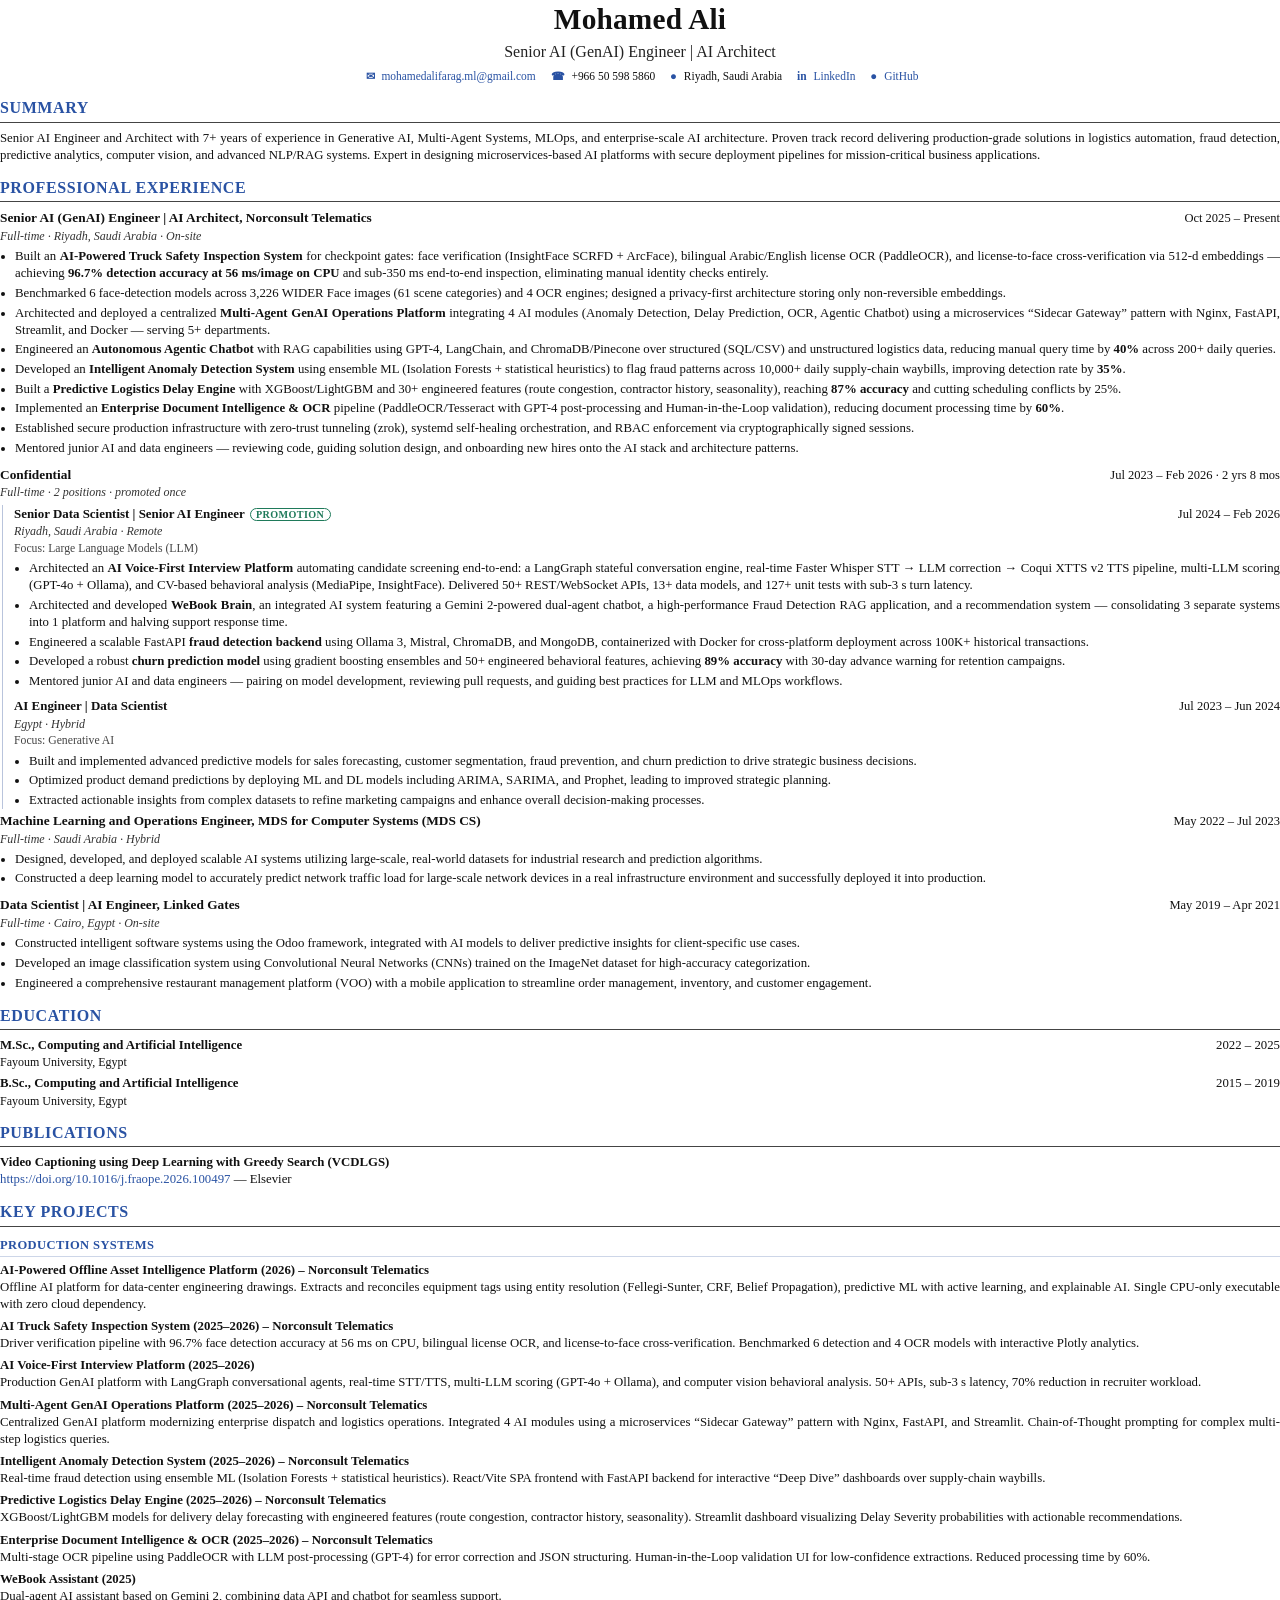
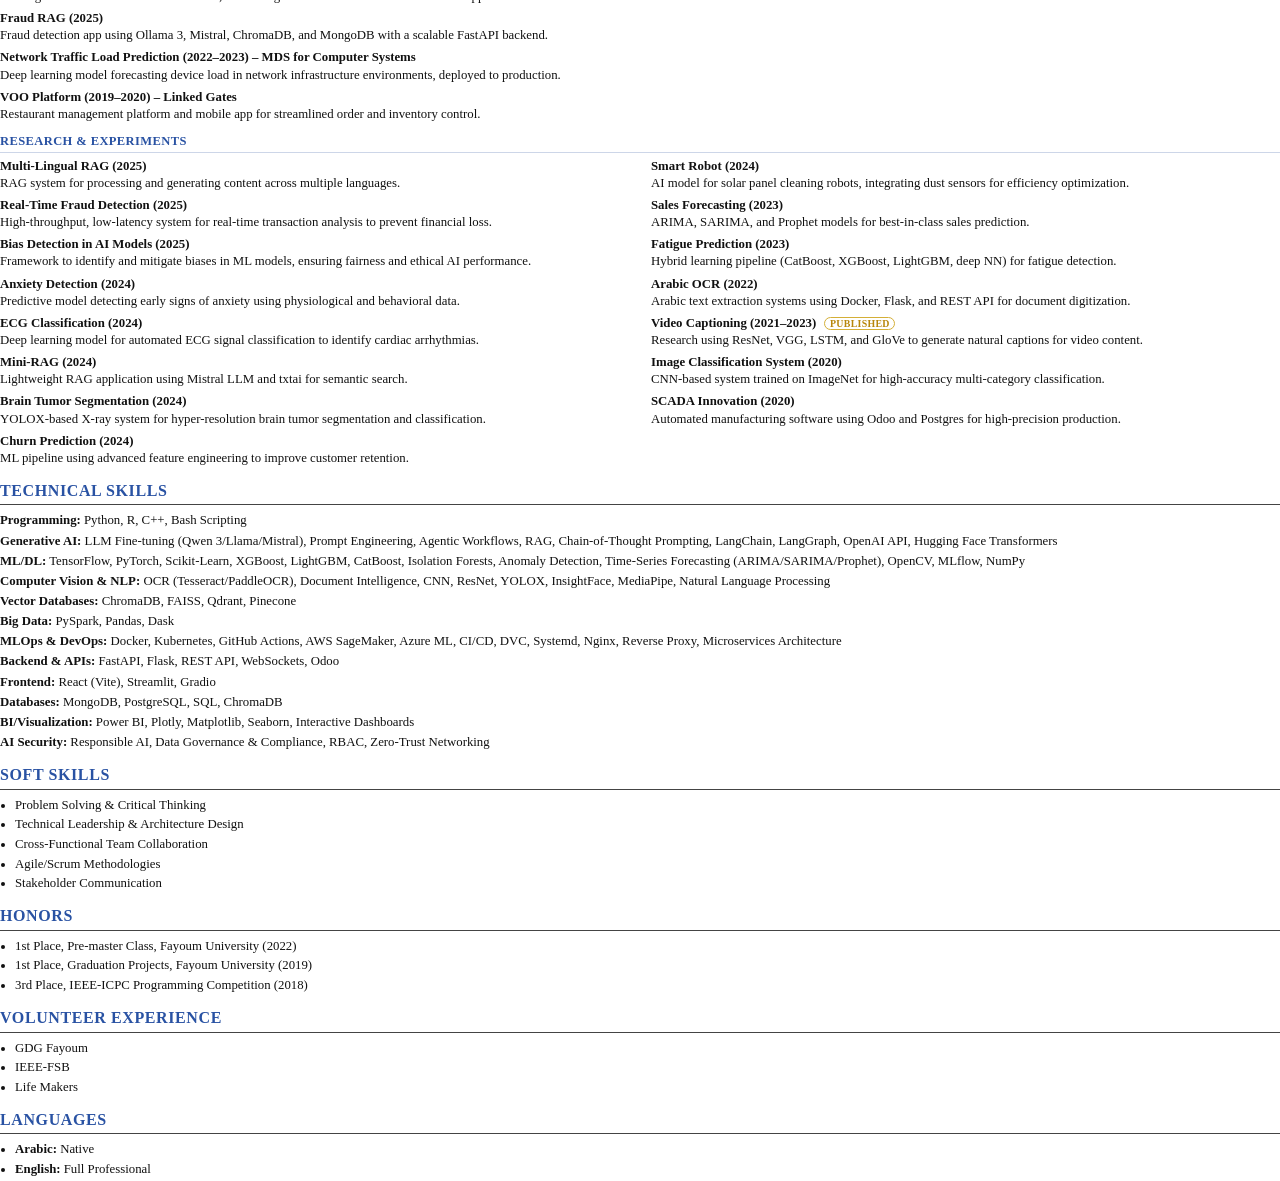
<file: cv/cv.html>
<!DOCTYPE html>
<html lang="en">
<head>
<meta charset="UTF-8">
<title>Mohamed Ali &mdash; Senior AI (GenAI) Engineer | AI Architect</title>
<style>
    @page {
        size: A4;
        margin: 16mm 15mm 14mm 15mm;
    }

    * { box-sizing: border-box; }

    html, body {
        margin: 0;
        padding: 0;
    }

    body {
        font-family: "Latin Modern Roman", "Georgia", "Times New Roman", serif;
        font-size: 9.6pt;
        line-height: 1.34;
        color: #111;
        -webkit-print-color-adjust: exact;
        print-color-adjust: exact;
    }

    a { color: #2952a3; text-decoration: none; }

    /* ---------- Header ---------- */
    .name {
        text-align: center;
        font-size: 22pt;
        font-weight: 700;
        letter-spacing: 0.2px;
        margin: 0 0 2px 0;
    }

    .title {
        text-align: center;
        font-size: 12pt;
        margin: 0 0 6px 0;
        color: #222;
    }

    .contact {
        text-align: center;
        font-size: 8.6pt;
        margin-bottom: 2px;
    }

    .contact span { margin: 0 4px; white-space: nowrap; }
    .contact .ico { color: #2952a3; font-weight: 700; }

    /* ---------- Sections ---------- */
    h2.section {
        font-size: 12pt;
        font-weight: 700;
        color: #2952a3;
        text-transform: uppercase;
        letter-spacing: 0.6px;
        margin: 13px 0 3px 0;
        padding: 0;
    }

    h2.section + hr {
        border: none;
        border-top: 0.9pt solid #444;
        margin: 0 0 7px 0;
    }

    p.summary { margin: 0; text-align: justify; }

    /* ---------- Experience ---------- */
    .job { margin-bottom: 9px; }
    .job:last-child { margin-bottom: 2px; }

    .job-line {
        display: flex;
        justify-content: space-between;
        align-items: baseline;
        gap: 12px;
    }

    .job-title { font-weight: 700; font-size: 10pt; }
    .job-title .co { font-weight: 700; }
    .job-date { font-size: 9.4pt; white-space: nowrap; }

    .job-sub {
        font-style: italic;
        font-size: 9pt;
        color: #333;
        margin-top: 1px;
    }

    .job-focus {
        font-size: 8.8pt;
        color: #444;
        margin-top: 1px;
    }

    /* Grouped employer with multiple positions (promotion track) */
    .co-head { margin-bottom: 2px; }
    .co-head .co-name { font-weight: 700; font-size: 10pt; }
    .co-head .co-meta { font-style: italic; font-size: 9pt; color: #333; }

    .role-nested {
        padding-left: 11px;
        border-left: 1.1pt solid #b9c4dc;
        margin-left: 2px;
        margin-top: 5px;
    }

    .role-nested .job { margin-bottom: 7px; }
    .role-nested .job:last-child { margin-bottom: 0; }
    .role-nested .job-title { font-size: 9.7pt; }

    .promo-tag {
        font-size: 7.6pt;
        font-weight: 700;
        text-transform: uppercase;
        letter-spacing: 0.4px;
        color: #1f7a5a;
        border: 0.7pt solid #1f7a5a;
        border-radius: 8pt;
        padding: 0 4pt;
        margin-left: 5px;
        white-space: nowrap;
    }

    ul {
        margin: 4px 0 0 0;
        padding-left: 15px;
    }

    li { margin-bottom: 2.5px; text-align: justify; }

    /* ---------- Education ---------- */
    .edu-line {
        display: flex;
        justify-content: space-between;
        align-items: baseline;
    }

    .edu-item { margin-bottom: 5px; }
    .edu-item .deg { font-weight: 700; }
    .edu-item .school { font-size: 9pt; }

    /* ---------- Projects ---------- */
    .proj { margin-bottom: 5px; }
    .proj .ph { font-weight: 700; }
    .proj p { margin: 0; text-align: justify; }

    .skill-line { margin-bottom: 3px; padding-left: 15px; text-indent: -15px; }
    .skill-line b { font-weight: 700; }

    .proj-subhead {
        font-size: 9.4pt;
        font-weight: 700;
        color: #2952a3;
        text-transform: uppercase;
        letter-spacing: 0.4px;
        margin: 10px 0 5px;
        padding-bottom: 2px;
        border-bottom: 0.6pt solid #cdd6e8;
    }

    .proj-pub-tag {
        font-size: 7.4pt;
        font-weight: 700;
        text-transform: uppercase;
        letter-spacing: 0.3px;
        color: #b8860b;
        border: 0.6pt solid #d4af37;
        border-radius: 7pt;
        padding: 0 3.5pt;
        margin-left: 5px;
    }

    .two-col { column-count: 2; column-gap: 22px; }

    .avoid-break { break-inside: avoid; page-break-inside: avoid; }
</style>
</head>
<body>

<div class="name">Mohamed Ali</div>
<div class="title">Senior AI (GenAI) Engineer | AI Architect</div>
<div class="contact">
    <span><span class="ico">&#9993;</span> <a href="mailto:mohamedalifarag.ml@gmail.com">mohamedalifarag.ml@gmail.com</a></span>
    <span><span class="ico">&#9742;</span> +966 50 598 5860</span>
    <span><span class="ico">&#9679;</span> Riyadh, Saudi Arabia</span>
    <span><span class="ico">in</span> <a href="https://www.linkedin.com/in/mohamed-ali-b37953123/">LinkedIn</a></span>
    <span><span class="ico">&#9679;</span> <a href="https://github.com/mohamedalifaragitiai">GitHub</a></span>
</div>

<h2 class="section">Summary</h2>
<hr>
<p class="summary">
    Senior AI Engineer and Architect with 7+ years of experience in Generative AI, Multi-Agent Systems, MLOps, and
    enterprise-scale AI architecture. Proven track record delivering production-grade solutions in logistics automation,
    fraud detection, predictive analytics, computer vision, and advanced NLP/RAG systems. Expert in designing
    microservices-based AI platforms with secure deployment pipelines for mission-critical business applications.
</p>

<h2 class="section">Professional Experience</h2>
<hr>

<div class="job avoid-break">
    <div class="job-line">
        <span class="job-title">Senior AI (GenAI) Engineer | AI Architect, <span class="co">Norconsult Telematics</span></span>
        <span class="job-date">Oct 2025 &ndash; Present</span>
    </div>
    <div class="job-sub">Full-time &middot; Riyadh, Saudi Arabia &middot; On-site</div>
    <ul>
        <li>Built an <b>AI-Powered Truck Safety Inspection System</b> for checkpoint gates: face verification (InsightFace
            SCRFD + ArcFace), bilingual Arabic/English license OCR (PaddleOCR), and license-to-face cross-verification via
            512-d embeddings &mdash; achieving <b>96.7% detection accuracy at 56 ms/image on CPU</b> and sub-350 ms end-to-end
            inspection, eliminating manual identity checks entirely.</li>
        <li>Benchmarked 6 face-detection models across 3,226 WIDER Face images (61 scene categories) and 4 OCR engines;
            designed a privacy-first architecture storing only non-reversible embeddings.</li>
        <li>Architected and deployed a centralized <b>Multi-Agent GenAI Operations Platform</b> integrating 4 AI modules
            (Anomaly Detection, Delay Prediction, OCR, Agentic Chatbot) using a microservices &ldquo;Sidecar Gateway&rdquo;
            pattern with Nginx, FastAPI, Streamlit, and Docker &mdash; serving 5+ departments.</li>
        <li>Engineered an <b>Autonomous Agentic Chatbot</b> with RAG capabilities using GPT-4, LangChain, and
            ChromaDB/Pinecone over structured (SQL/CSV) and unstructured logistics data, reducing manual query time by
            <b>40%</b> across 200+ daily queries.</li>
        <li>Developed an <b>Intelligent Anomaly Detection System</b> using ensemble ML (Isolation Forests + statistical
            heuristics) to flag fraud patterns across 10,000+ daily supply-chain waybills, improving detection rate by
            <b>35%</b>.</li>
        <li>Built a <b>Predictive Logistics Delay Engine</b> with XGBoost/LightGBM and 30+ engineered features
            (route congestion, contractor history, seasonality), reaching <b>87% accuracy</b> and cutting scheduling
            conflicts by 25%.</li>
        <li>Implemented an <b>Enterprise Document Intelligence &amp; OCR</b> pipeline (PaddleOCR/Tesseract with GPT-4
            post-processing and Human-in-the-Loop validation), reducing document processing time by <b>60%</b>.</li>
        <li>Established secure production infrastructure with zero-trust tunneling (zrok), systemd self-healing
            orchestration, and RBAC enforcement via cryptographically signed sessions.</li>
        <li>Mentored junior AI and data engineers &mdash; reviewing code, guiding solution design, and onboarding
            new hires onto the AI stack and architecture patterns.</li>
    </ul>
</div>

<div class="co-head">
    <div class="job-line">
        <span class="co-name">Confidential</span>
        <span class="job-date">Jul 2023 &ndash; Feb 2026 &middot; 2 yrs 8 mos</span>
    </div>
    <div class="co-meta">Full-time &middot; 2 positions &middot; promoted once</div>
</div>

<div class="role-nested">

<div class="job avoid-break">
    <div class="job-line">
        <span class="job-title">Senior Data Scientist | Senior AI Engineer<span class="promo-tag">Promotion</span></span>
        <span class="job-date">Jul 2024 &ndash; Feb 2026</span>
    </div>
    <div class="job-sub">Riyadh, Saudi Arabia &middot; Remote</div>
    <div class="job-focus">Focus: Large Language Models (LLM)</div>
    <ul>
        <li>Architected an <b>AI Voice-First Interview Platform</b> automating candidate screening end-to-end: a
            LangGraph stateful conversation engine, real-time Faster Whisper STT &rarr; LLM correction &rarr; Coqui XTTS v2
            TTS pipeline, multi-LLM scoring (GPT-4o + Ollama), and CV-based behavioral analysis (MediaPipe, InsightFace).
            Delivered 50+ REST/WebSocket APIs, 13+ data models, and 127+ unit tests with sub-3 s turn latency.</li>
        <li>Architected and developed <b>WeBook Brain</b>, an integrated AI system featuring a Gemini 2-powered dual-agent
            chatbot, a high-performance Fraud Detection RAG application, and a recommendation system &mdash; consolidating
            3 separate systems into 1 platform and halving support response time.</li>
        <li>Engineered a scalable FastAPI <b>fraud detection backend</b> using Ollama 3, Mistral, ChromaDB, and MongoDB,
            containerized with Docker for cross-platform deployment across 100K+ historical transactions.</li>
        <li>Developed a robust <b>churn prediction model</b> using gradient boosting ensembles and 50+ engineered
            behavioral features, achieving <b>89% accuracy</b> with 30-day advance warning for retention campaigns.</li>
        <li>Mentored junior AI and data engineers &mdash; pairing on model development, reviewing pull requests, and
            guiding best practices for LLM and MLOps workflows.</li>
    </ul>
</div>

<div class="job avoid-break">
    <div class="job-line">
        <span class="job-title">AI Engineer | Data Scientist</span>
        <span class="job-date">Jul 2023 &ndash; Jun 2024</span>
    </div>
    <div class="job-sub">Egypt &middot; Hybrid</div>
    <div class="job-focus">Focus: Generative AI</div>
    <ul>
        <li>Built and implemented advanced predictive models for sales forecasting, customer segmentation, fraud
            prevention, and churn prediction to drive strategic business decisions.</li>
        <li>Optimized product demand predictions by deploying ML and DL models including ARIMA, SARIMA, and Prophet,
            leading to improved strategic planning.</li>
        <li>Extracted actionable insights from complex datasets to refine marketing campaigns and enhance overall
            decision-making processes.</li>
    </ul>
</div>

</div><!-- /.role-nested -->

<div class="job avoid-break">
    <div class="job-line">
        <span class="job-title">Machine Learning and Operations Engineer, <span class="co">MDS for Computer Systems&nbsp;(MDS&nbsp;CS)</span></span>
        <span class="job-date">May 2022 &ndash; Jul 2023</span>
    </div>
    <div class="job-sub">Full-time &middot; Saudi Arabia &middot; Hybrid</div>
    <ul>
        <li>Designed, developed, and deployed scalable AI systems utilizing large-scale, real-world datasets for
            industrial research and prediction algorithms.</li>
        <li>Constructed a deep learning model to accurately predict network traffic load for large-scale network devices
            in a real infrastructure environment and successfully deployed it into production.</li>
    </ul>
</div>

<div class="job avoid-break">
    <div class="job-line">
        <span class="job-title">Data Scientist | AI Engineer, <span class="co">Linked Gates</span></span>
        <span class="job-date">May 2019 &ndash; Apr 2021</span>
    </div>
    <div class="job-sub">Full-time &middot; Cairo, Egypt &middot; On-site</div>
    <ul>
        <li>Constructed intelligent software systems using the Odoo framework, integrated with AI models to deliver
            predictive insights for client-specific use cases.</li>
        <li>Developed an image classification system using Convolutional Neural Networks (CNNs) trained on the ImageNet
            dataset for high-accuracy categorization.</li>
        <li>Engineered a comprehensive restaurant management platform (VOO) with a mobile application to streamline order
            management, inventory, and customer engagement.</li>
    </ul>
</div>

<h2 class="section">Education</h2>
<hr>
<div class="edu-item">
    <div class="edu-line">
        <span class="deg">M.Sc., Computing and Artificial Intelligence</span>
        <span>2022 &ndash; 2025</span>
    </div>
    <div class="school">Fayoum University, Egypt</div>
</div>
<div class="edu-item">
    <div class="edu-line">
        <span class="deg">B.Sc., Computing and Artificial Intelligence</span>
        <span>2015 &ndash; 2019</span>
    </div>
    <div class="school">Fayoum University, Egypt</div>
</div>

<h2 class="section">Publications</h2>
<hr>
<div class="proj">
    <div class="ph">Video Captioning using Deep Learning with Greedy Search (VCDLGS)</div>
    <p><a href="https://doi.org/10.1016/j.fraope.2026.100497">https://doi.org/10.1016/j.fraope.2026.100497</a> &mdash; Elsevier</p>
</div>

<h2 class="section">Key Projects</h2>
<hr>

<div class="proj-subhead">Production Systems</div>

<div class="proj avoid-break">
    <div class="ph">AI-Powered Offline Asset Intelligence Platform (2026) &ndash; Norconsult Telematics</div>
    <p>Offline AI platform for data-center engineering drawings. Extracts and reconciles equipment tags using entity
        resolution (Fellegi-Sunter, CRF, Belief Propagation), predictive ML with active learning, and explainable AI.
        Single CPU-only executable with zero cloud dependency.</p>
</div>
<div class="proj avoid-break">
    <div class="ph">AI Truck Safety Inspection System (2025&ndash;2026) &ndash; Norconsult Telematics</div>
    <p>Driver verification pipeline with 96.7% face detection accuracy at 56 ms on CPU, bilingual license OCR, and
        license-to-face cross-verification. Benchmarked 6 detection and 4 OCR models with interactive Plotly analytics.</p>
</div>
<div class="proj avoid-break">
    <div class="ph">AI Voice-First Interview Platform (2025&ndash;2026)</div>
    <p>Production GenAI platform with LangGraph conversational agents, real-time STT/TTS, multi-LLM scoring
        (GPT-4o + Ollama), and computer vision behavioral analysis. 50+ APIs, sub-3 s latency, 70% reduction in recruiter
        workload.</p>
</div>
<div class="proj avoid-break">
    <div class="ph">Multi-Agent GenAI Operations Platform (2025&ndash;2026) &ndash; Norconsult Telematics</div>
    <p>Centralized GenAI platform modernizing enterprise dispatch and logistics operations. Integrated 4 AI modules using
        a microservices &ldquo;Sidecar Gateway&rdquo; pattern with Nginx, FastAPI, and Streamlit. Chain-of-Thought prompting
        for complex multi-step logistics queries.</p>
</div>
<div class="proj avoid-break">
    <div class="ph">Intelligent Anomaly Detection System (2025&ndash;2026) &ndash; Norconsult Telematics</div>
    <p>Real-time fraud detection using ensemble ML (Isolation Forests + statistical heuristics). React/Vite SPA frontend
        with FastAPI backend for interactive &ldquo;Deep Dive&rdquo; dashboards over supply-chain waybills.</p>
</div>
<div class="proj avoid-break">
    <div class="ph">Predictive Logistics Delay Engine (2025&ndash;2026) &ndash; Norconsult Telematics</div>
    <p>XGBoost/LightGBM models for delivery delay forecasting with engineered features (route congestion, contractor
        history, seasonality). Streamlit dashboard visualizing Delay Severity probabilities with actionable
        recommendations.</p>
</div>
<div class="proj avoid-break">
    <div class="ph">Enterprise Document Intelligence &amp; OCR (2025&ndash;2026) &ndash; Norconsult Telematics</div>
    <p>Multi-stage OCR pipeline using PaddleOCR with LLM post-processing (GPT-4) for error correction and JSON
        structuring. Human-in-the-Loop validation UI for low-confidence extractions. Reduced processing time by 60%.</p>
</div>
<div class="proj avoid-break">
    <div class="ph">WeBook Assistant (2025)</div>
    <p>Dual-agent AI assistant based on Gemini 2, combining data API and chatbot for seamless support.</p>
</div>
<div class="proj avoid-break">
    <div class="ph">Fraud RAG (2025)</div>
    <p>Fraud detection app using Ollama 3, Mistral, ChromaDB, and MongoDB with a scalable FastAPI backend.</p>
</div>
<div class="proj avoid-break">
    <div class="ph">Network Traffic Load Prediction (2022&ndash;2023) &ndash; MDS for Computer Systems</div>
    <p>Deep learning model forecasting device load in network infrastructure environments, deployed to production.</p>
</div>
<div class="proj avoid-break">
    <div class="ph">VOO Platform (2019&ndash;2020) &ndash; Linked Gates</div>
    <p>Restaurant management platform and mobile app for streamlined order and inventory control.</p>
</div>

<div class="proj-subhead">Research &amp; Experiments</div>

<div class="two-col">
    <div class="proj avoid-break">
        <div class="ph">Multi-Lingual RAG (2025)</div>
        <p>RAG system for processing and generating content across multiple languages.</p>
    </div>
    <div class="proj avoid-break">
        <div class="ph">Real-Time Fraud Detection (2025)</div>
        <p>High-throughput, low-latency system for real-time transaction analysis to prevent financial loss.</p>
    </div>
    <div class="proj avoid-break">
        <div class="ph">Bias Detection in AI Models (2025)</div>
        <p>Framework to identify and mitigate biases in ML models, ensuring fairness and ethical AI performance.</p>
    </div>
    <div class="proj avoid-break">
        <div class="ph">Anxiety Detection (2024)</div>
        <p>Predictive model detecting early signs of anxiety using physiological and behavioral data.</p>
    </div>
    <div class="proj avoid-break">
        <div class="ph">ECG Classification (2024)</div>
        <p>Deep learning model for automated ECG signal classification to identify cardiac arrhythmias.</p>
    </div>
    <div class="proj avoid-break">
        <div class="ph">Mini-RAG (2024)</div>
        <p>Lightweight RAG application using Mistral LLM and txtai for semantic search.</p>
    </div>
    <div class="proj avoid-break">
        <div class="ph">Brain Tumor Segmentation (2024)</div>
        <p>YOLOX-based X-ray system for hyper-resolution brain tumor segmentation and classification.</p>
    </div>
    <div class="proj avoid-break">
        <div class="ph">Churn Prediction (2024)</div>
        <p>ML pipeline using advanced feature engineering to improve customer retention.</p>
    </div>
    <div class="proj avoid-break">
        <div class="ph">Smart Robot (2024)</div>
        <p>AI model for solar panel cleaning robots, integrating dust sensors for efficiency optimization.</p>
    </div>
    <div class="proj avoid-break">
        <div class="ph">Sales Forecasting (2023)</div>
        <p>ARIMA, SARIMA, and Prophet models for best-in-class sales prediction.</p>
    </div>
    <div class="proj avoid-break">
        <div class="ph">Fatigue Prediction (2023)</div>
        <p>Hybrid learning pipeline (CatBoost, XGBoost, LightGBM, deep NN) for fatigue detection.</p>
    </div>
    <div class="proj avoid-break">
        <div class="ph">Arabic OCR (2022)</div>
        <p>Arabic text extraction systems using Docker, Flask, and REST API for document digitization.</p>
    </div>
    <div class="proj avoid-break">
        <div class="ph">Video Captioning (2021&ndash;2023) <span class="proj-pub-tag">Published</span></div>
        <p>Research using ResNet, VGG, LSTM, and GloVe to generate natural captions for video content.</p>
    </div>
    <div class="proj avoid-break">
        <div class="ph">Image Classification System (2020)</div>
        <p>CNN-based system trained on ImageNet for high-accuracy multi-category classification.</p>
    </div>
    <div class="proj avoid-break">
        <div class="ph">SCADA Innovation (2020)</div>
        <p>Automated manufacturing software using Odoo and Postgres for high-precision production.</p>
    </div>
</div>

<h2 class="section">Technical Skills</h2>
<hr>
<div class="skill-line"><b>Programming:</b> Python, R, C++, Bash Scripting</div>
<div class="skill-line"><b>Generative AI:</b> LLM Fine-tuning (Qwen 3/Llama/Mistral), Prompt Engineering, Agentic Workflows,
    RAG, Chain-of-Thought Prompting, LangChain, LangGraph, OpenAI API, Hugging Face Transformers</div>
<div class="skill-line"><b>ML/DL:</b> TensorFlow, PyTorch, Scikit-Learn, XGBoost, LightGBM, CatBoost, Isolation Forests,
    Anomaly Detection, Time-Series Forecasting (ARIMA/SARIMA/Prophet), OpenCV, MLflow, NumPy</div>
<div class="skill-line"><b>Computer Vision &amp; NLP:</b> OCR (Tesseract/PaddleOCR), Document Intelligence, CNN, ResNet,
    YOLOX, InsightFace, MediaPipe, Natural Language Processing</div>
<div class="skill-line"><b>Vector Databases:</b> ChromaDB, FAISS, Qdrant, Pinecone</div>
<div class="skill-line"><b>Big Data:</b> PySpark, Pandas, Dask</div>
<div class="skill-line"><b>MLOps &amp; DevOps:</b> Docker, Kubernetes, GitHub Actions, AWS SageMaker, Azure ML, CI/CD, DVC,
    Systemd, Nginx, Reverse Proxy, Microservices Architecture</div>
<div class="skill-line"><b>Backend &amp; APIs:</b> FastAPI, Flask, REST API, WebSockets, Odoo</div>
<div class="skill-line"><b>Frontend:</b> React (Vite), Streamlit, Gradio</div>
<div class="skill-line"><b>Databases:</b> MongoDB, PostgreSQL, SQL, ChromaDB</div>
<div class="skill-line"><b>BI/Visualization:</b> Power BI, Plotly, Matplotlib, Seaborn, Interactive Dashboards</div>
<div class="skill-line"><b>AI Security:</b> Responsible AI, Data Governance &amp; Compliance, RBAC, Zero-Trust Networking</div>

<h2 class="section">Soft Skills</h2>
<hr>
<ul>
    <li>Problem Solving &amp; Critical Thinking</li>
    <li>Technical Leadership &amp; Architecture Design</li>
    <li>Cross-Functional Team Collaboration</li>
    <li>Agile/Scrum Methodologies</li>
    <li>Stakeholder Communication</li>
</ul>

<h2 class="section">Honors</h2>
<hr>
<ul>
    <li>1st Place, Pre-master Class, Fayoum University (2022)</li>
    <li>1st Place, Graduation Projects, Fayoum University (2019)</li>
    <li>3rd Place, IEEE-ICPC Programming Competition (2018)</li>
</ul>

<h2 class="section">Volunteer Experience</h2>
<hr>
<ul>
    <li>GDG Fayoum</li>
    <li>IEEE-FSB</li>
    <li>Life Makers</li>
</ul>

<h2 class="section">Languages</h2>
<hr>
<ul>
    <li><b>Arabic:</b> Native</li>
    <li><b>English:</b> Full Professional</li>
</ul>

</body>
</html>
</file>
<file: css/style.css>
/* ===== VARIABLES ===== */
:root {
    --primary: #6c63ff;
    --primary-dark: #5a52d5;
    --primary-light: #8b84ff;
    --primary-rgb: 108, 99, 255;
    --accent: #00d4aa;
    --accent-rgb: 0, 212, 170;
    --accent-warm: #ff6b6b;
    --gold: #ffd700;
    --bg-dark: #060611;
    --bg-section: #0a0a1a;
    --bg-card: rgba(18, 18, 42, 0.7);
    --bg-card-solid: #12122a;
    --text: #c8c8e0;
    --text-muted: #7878a0;
    --text-light: #ffffff;
    --border: rgba(108, 99, 255, 0.12);
    --border-hover: rgba(108, 99, 255, 0.35);
    --gradient: linear-gradient(135deg, var(--primary), var(--accent));
    --gradient-warm: linear-gradient(135deg, #6c63ff, #ff6b6b);
    --shadow: 0 20px 60px rgba(0, 0, 0, 0.4);
    --shadow-glow: 0 0 40px rgba(108, 99, 255, 0.15);
    --radius: 16px;
    --radius-sm: 10px;
    --sidebar-width: 280px;
    --transition: all 0.4s cubic-bezier(0.4, 0, 0.2, 1);
}

/* ===== RESET ===== */
* {
    margin: 0;
    padding: 0;
    box-sizing: border-box;
}

html {
    scroll-behavior: smooth;
    overflow-x: hidden;
}

body {
    font-family: 'Inter', -apple-system, BlinkMacSystemFont, sans-serif;
    font-size: 18px;
    background: var(--bg-dark);
    color: var(--text);
    line-height: 1.7;
    -webkit-font-smoothing: antialiased;
}

a {
    text-decoration: none;
    color: var(--primary-light);
    transition: color 0.3s ease;
}

a:hover {
    color: var(--accent);
}

ul {
    list-style: none;
}

strong {
    color: var(--text-light);
    font-weight: 600;
}

/* ===== PRELOADER ===== */
#preloader {
    position: fixed;
    top: 0;
    left: 0;
    width: 100%;
    height: 100%;
    background: var(--bg-dark);
    display: flex;
    align-items: center;
    justify-content: center;
    z-index: 10000;
    transition: opacity 0.6s ease, visibility 0.6s ease;
    /* Failsafe: the overlay clears itself even if script.js never runs,
       so a JS error or a stale cached bundle can never blank the page. */
    animation: preloader-failsafe 0.6s ease 3.5s forwards;
}

#preloader.loaded {
    opacity: 0;
    visibility: hidden;
}

@keyframes preloader-failsafe {
    to {
        opacity: 0;
        visibility: hidden;
        pointer-events: none;
    }
}

.loader {
    position: relative;
    width: 80px;
    height: 80px;
    display: flex;
    align-items: center;
    justify-content: center;
}

.loader-ring {
    position: absolute;
    width: 100%;
    height: 100%;
    border: 3px solid transparent;
    border-top-color: var(--primary);
    border-radius: 50%;
    animation: spin 1s linear infinite;
}

.loader-text {
    font-family: 'Inter', sans-serif;
    font-size: 1.2rem;
    font-weight: 700;
    background: var(--gradient);
    -webkit-background-clip: text;
    -webkit-text-fill-color: transparent;
    background-clip: text;
}

@keyframes spin {
    to { transform: rotate(360deg); }
}

/* ===== SCROLLBAR ===== */
::-webkit-scrollbar {
    width: 6px;
}
::-webkit-scrollbar-track {
    background: var(--bg-dark);
}
::-webkit-scrollbar-thumb {
    background: var(--primary);
    border-radius: 10px;
}

/* ===== GLASS CARD ===== */
.glass-card {
    background: var(--bg-card);
    backdrop-filter: blur(20px);
    -webkit-backdrop-filter: blur(20px);
    border: 1px solid var(--border);
    border-radius: var(--radius);
    position: relative;
    overflow: hidden;
    transition: var(--transition);
}

.glass-card::before {
    content: '';
    position: absolute;
    top: var(--mouse-y, 50%);
    left: var(--mouse-x, 50%);
    width: 300px;
    height: 300px;
    background: radial-gradient(circle, rgba(var(--primary-rgb), 0.08) 0%, transparent 70%);
    transform: translate(-50%, -50%);
    opacity: 0;
    transition: opacity 0.3s ease;
    pointer-events: none;
    z-index: 0;
}

.glass-card:hover::before {
    opacity: 1;
}

.glass-card:hover {
    border-color: var(--border-hover);
    box-shadow: var(--shadow-glow);
    transform: translateY(-4px);
}

/* ===== BUTTONS ===== */
.btn {
    display: inline-flex;
    align-items: center;
    gap: 8px;
    padding: 13px 28px;
    border: none;
    border-radius: 50px;
    font-size: 0.9rem;
    font-weight: 500;
    font-family: 'Inter', sans-serif;
    cursor: pointer;
    transition: var(--transition);
    text-decoration: none;
    position: relative;
    overflow: hidden;
}

.btn-primary {
    background: var(--gradient);
    color: var(--text-light);
    box-shadow: 0 4px 15px rgba(var(--primary-rgb), 0.3);
}

.btn-primary:hover {
    transform: translateY(-2px);
    box-shadow: 0 8px 30px rgba(var(--primary-rgb), 0.45);
    color: var(--text-light);
}

.btn-outline {
    background: transparent;
    border: 1.5px solid rgba(var(--primary-rgb), 0.4);
    color: var(--primary-light);
}

.btn-outline:hover {
    background: rgba(var(--primary-rgb), 0.1);
    border-color: var(--primary);
    color: var(--text-light);
    transform: translateY(-2px);
}

.btn-ghost {
    background: rgba(255, 255, 255, 0.05);
    color: var(--text);
    border: 1px solid rgba(255, 255, 255, 0.08);
}

.btn-ghost:hover {
    background: rgba(255, 255, 255, 0.1);
    color: var(--text-light);
    transform: translateY(-2px);
}

.btn-sm {
    padding: 9px 22px;
    font-size: 0.82rem;
}

.btn i {
    font-size: 0.85em;
    transition: transform 0.3s ease;
}

.btn:hover i {
    transform: translateX(3px);
}

/* ===== HEADER / SIDEBAR ===== */
header {
    position: fixed;
    top: 0;
    left: 0;
    width: var(--sidebar-width);
    height: 100vh;
    background: rgba(10, 10, 26, 0.95);
    backdrop-filter: blur(20px);
    -webkit-backdrop-filter: blur(20px);
    border-right: 1px solid var(--border);
    display: flex;
    flex-direction: column;
    align-items: center;
    padding: 30px 20px 20px;
    z-index: 1000;
    overflow-y: auto;
}

.user {
    text-align: center;
    margin-bottom: 25px;
}

.avatar {
    width: 90px;
    height: 90px;
    border-radius: 50%;
    background: var(--gradient);
    display: flex;
    align-items: center;
    justify-content: center;
    margin: 0 auto 14px;
    position: relative;
    box-shadow: 0 0 30px rgba(var(--primary-rgb), 0.3);
}

.avatar-ring {
    position: absolute;
    inset: -4px;
    border-radius: 50%;
    border: 2px solid transparent;
    border-top-color: var(--accent);
    border-right-color: var(--accent);
    animation: spin 3s linear infinite;
}

.avatar-initials {
    font-family: 'Inter', sans-serif;
    font-size: 1.8rem;
    font-weight: 800;
    color: white;
    letter-spacing: 1px;
    z-index: 1;
}

.user .name {
    font-size: 1.15rem;
    font-weight: 700;
    color: var(--text-light);
    margin-bottom: 3px;
    letter-spacing: -0.3px;
}

.user .post {
    font-size: 0.72rem;
    color: var(--accent);
    font-weight: 500;
    letter-spacing: 0.8px;
    text-transform: uppercase;
}

.status-badge {
    display: inline-flex;
    align-items: center;
    gap: 6px;
    margin-top: 10px;
    padding: 4px 12px;
    background: rgba(var(--accent-rgb), 0.08);
    border: 1px solid rgba(var(--accent-rgb), 0.2);
    border-radius: 20px;
    font-size: 0.68rem;
    color: var(--accent);
}

.status-dot {
    width: 6px;
    height: 6px;
    border-radius: 50%;
    background: var(--accent);
    animation: pulse 2s infinite;
}

@keyframes pulse {
    0%, 100% { opacity: 1; box-shadow: 0 0 0 0 rgba(var(--accent-rgb), 0.4); }
    50% { opacity: 0.7; box-shadow: 0 0 0 6px rgba(var(--accent-rgb), 0); }
}

.social-links {
    margin-top: 14px;
    display: flex;
    justify-content: center;
    gap: 10px;
}

.social-links a {
    width: 34px;
    height: 34px;
    border-radius: 50%;
    border: 1px solid var(--border);
    display: flex;
    align-items: center;
    justify-content: center;
    color: var(--text-muted);
    transition: var(--transition);
    font-size: 0.85rem;
}

.social-links a:hover {
    background: var(--primary);
    color: white;
    border-color: var(--primary);
    transform: translateY(-3px);
    box-shadow: 0 5px 15px rgba(var(--primary-rgb), 0.3);
}

.navbar {
    flex: 1;
    width: 100%;
}

.navbar ul {
    width: 100%;
}

.navbar ul li {
    margin-bottom: 2px;
}

.navbar ul li a {
    display: flex;
    align-items: center;
    padding: 10px 18px;
    color: var(--text-muted);
    font-size: 0.84rem;
    font-weight: 450;
    border-radius: var(--radius-sm);
    transition: var(--transition);
    border-left: 3px solid transparent;
}

.navbar ul li a i {
    width: 18px;
    margin-right: 10px;
    text-align: center;
    font-size: 0.82rem;
}

.navbar ul li a:hover {
    color: var(--text-light);
    background: rgba(var(--primary-rgb), 0.08);
}

.navbar ul li a.active {
    color: var(--primary-light);
    background: rgba(var(--primary-rgb), 0.12);
    border-left-color: var(--primary);
    font-weight: 550;
}

.sidebar-footer {
    padding-top: 15px;
    border-top: 1px solid var(--border);
    width: 100%;
    text-align: center;
}

.sidebar-footer p {
    font-size: 0.7rem;
    color: var(--text-muted);
}

/* ===== MOBILE MENU ===== */
#menu {
    position: fixed;
    top: 15px;
    right: 20px;
    font-size: 1.3rem;
    color: var(--text-light);
    background: var(--bg-card-solid);
    padding: 12px 14px;
    border-radius: var(--radius-sm);
    cursor: pointer;
    z-index: 1100;
    display: none;
    border: 1px solid var(--border);
    transition: var(--transition);
}

#menu:hover {
    background: var(--primary);
}

/* ===== MAIN CONTENT ===== */
section {
    margin-left: var(--sidebar-width);
    padding: 90px 70px;
    min-height: 100vh;
    position: relative;
}

section:nth-child(even) {
    background: var(--bg-section);
}

/* ===== HEADINGS ===== */
.heading {
    font-size: 2.4rem;
    color: var(--text-light);
    margin-bottom: 15px;
    text-align: center;
    font-weight: 700;
    letter-spacing: -0.5px;
}

.heading span {
    background: var(--gradient);
    -webkit-background-clip: text;
    -webkit-text-fill-color: transparent;
    background-clip: text;
}

.section-subtitle {
    text-align: center;
    color: var(--text-muted);
    font-size: 0.95rem;
    margin-bottom: 50px;
    font-weight: 400;
}

.sub-heading {
    font-size: 1.2rem;
    color: var(--text-light);
    margin-bottom: 25px;
    font-weight: 600;
}

.sub-heading i {
    background: var(--gradient);
    -webkit-background-clip: text;
    -webkit-text-fill-color: transparent;
    background-clip: text;
    margin-right: 8px;
}

/* ===== HOME SECTION ===== */
.home {
    display: flex;
    flex-direction: column;
    justify-content: center;
    align-items: flex-start;
    min-height: 100vh;
    padding: 90px 70px 90px 90px;
    position: relative;
    overflow: hidden;
}

#particles-canvas {
    position: absolute;
    top: 0;
    left: 0;
    width: 100%;
    height: 100%;
    z-index: 0;
}

.home-content {
    position: relative;
    z-index: 1;
}

.greeting-badge {
    display: inline-flex;
    align-items: center;
    gap: 8px;
    padding: 8px 18px;
    background: rgba(var(--primary-rgb), 0.08);
    border: 1px solid rgba(var(--primary-rgb), 0.15);
    border-radius: 50px;
    font-size: 0.85rem;
    color: var(--primary-light);
    margin-bottom: 25px;
    animation: fadeInUp 0.8s ease;
}

.wave {
    display: inline-block;
    animation: wave 2.5s infinite;
    transform-origin: 70% 70%;
}

@keyframes wave {
    0%, 100% { transform: rotate(0deg); }
    10% { transform: rotate(14deg); }
    20% { transform: rotate(-8deg); }
    30% { transform: rotate(14deg); }
    40% { transform: rotate(-4deg); }
    50% { transform: rotate(10deg); }
    60% { transform: rotate(0deg); }
}

.home h1 {
    font-size: 4rem;
    color: var(--text-light);
    font-weight: 800;
    line-height: 1.1;
    margin-bottom: 10px;
    letter-spacing: -1.5px;
    animation: fadeInUp 0.8s ease 0.1s both;
}

.gradient-text {
    background: var(--gradient);
    -webkit-background-clip: text;
    -webkit-text-fill-color: transparent;
    background-clip: text;
}

.typewriter-wrapper {
    font-size: 1.3rem;
    margin-bottom: 25px;
    min-height: 2.2rem;
    animation: fadeInUp 0.8s ease 0.2s both;
}

.typewriter-label {
    color: var(--text-muted);
    font-weight: 300;
}

#typewriter {
    color: var(--accent);
    font-weight: 600;
}

.cursor {
    color: var(--accent);
    animation: blink 0.8s infinite;
    font-weight: 300;
}

@keyframes blink {
    0%, 100% { opacity: 1; }
    50% { opacity: 0; }
}

.intro {
    font-size: 1rem;
    color: var(--text-muted);
    max-width: 620px;
    line-height: 1.8;
    margin-bottom: 35px;
    animation: fadeInUp 0.8s ease 0.3s both;
}

.intro strong {
    color: var(--text-light);
}

.home-buttons {
    display: flex;
    gap: 12px;
    flex-wrap: wrap;
    margin-bottom: 60px;
    animation: fadeInUp 0.8s ease 0.4s both;
}

.stats-bar {
    display: flex;
    gap: 55px;
    padding-top: 35px;
    border-top: 1px solid var(--border);
    position: relative;
    z-index: 1;
    animation: fadeInUp 0.8s ease 0.5s both;
}

.stat {
    text-align: left;
}

.stat h2 {
    font-size: 2.5rem;
    background: var(--gradient);
    -webkit-background-clip: text;
    -webkit-text-fill-color: transparent;
    background-clip: text;
    font-weight: 800;
    letter-spacing: -1px;
    line-height: 1;
    margin-bottom: 4px;
}

.stat p {
    font-size: 0.78rem;
    color: var(--text-muted);
    font-weight: 400;
    letter-spacing: 0.3px;
}

@keyframes fadeInUp {
    from {
        opacity: 0;
        transform: translateY(25px);
    }
    to {
        opacity: 1;
        transform: translateY(0);
    }
}

/* ===== ABOUT SECTION ===== */
.about-grid {
    display: grid;
    grid-template-columns: 1fr 1.4fr;
    gap: 25px;
    margin-bottom: 50px;
}

.about-card {
    padding: 30px;
}

.card-title {
    font-size: 1rem;
    color: var(--text-light);
    margin-bottom: 20px;
    font-weight: 600;
    display: flex;
    align-items: center;
    gap: 8px;
}

.card-title i {
    color: var(--primary-light);
    font-size: 0.9rem;
}

.info-list {
    display: flex;
    flex-direction: column;
    gap: 14px;
}

.info-item {
    display: flex;
    flex-direction: column;
    gap: 2px;
}

.info-label {
    font-size: 0.72rem;
    color: var(--text-muted);
    text-transform: uppercase;
    letter-spacing: 1px;
    font-weight: 500;
}

.info-value {
    font-size: 0.9rem;
    color: var(--text);
    font-weight: 450;
}

.info-value i {
    color: var(--accent);
    margin-right: 4px;
    font-size: 0.8em;
}

.summary-card p {
    font-size: 0.9rem;
    color: var(--text-muted);
    margin-bottom: 14px;
    line-height: 1.8;
}

.specializations {
    display: flex;
    flex-wrap: wrap;
    gap: 8px;
    margin-top: 18px;
}

.spec-tag {
    display: inline-flex;
    align-items: center;
    gap: 6px;
    padding: 6px 14px;
    background: rgba(var(--primary-rgb), 0.08);
    border: 1px solid rgba(var(--primary-rgb), 0.15);
    border-radius: 50px;
    font-size: 0.78rem;
    color: var(--primary-light);
    font-weight: 450;
    transition: var(--transition);
}

.spec-tag:hover {
    background: rgba(var(--primary-rgb), 0.15);
    border-color: rgba(var(--primary-rgb), 0.3);
}

.spec-tag i {
    font-size: 0.7rem;
    color: var(--accent);
}

/* Honors */
.honors-section {
    margin-top: 30px;
}

.honors-grid {
    display: grid;
    grid-template-columns: repeat(3, 1fr);
    gap: 20px;
}

.honor-item {
    padding: 28px;
    text-align: center;
    opacity: 0;
    transform: translateY(25px);
    transition: var(--transition);
}

.honor-item.animate {
    opacity: 1;
    transform: translateY(0);
}

.honor-icon {
    width: 55px;
    height: 55px;
    border-radius: 50%;
    display: flex;
    align-items: center;
    justify-content: center;
    margin: 0 auto 14px;
    font-size: 1.4rem;
}

.honor-icon.gold {
    background: rgba(255, 215, 0, 0.1);
    color: var(--gold);
    border: 1px solid rgba(255, 215, 0, 0.2);
}

.honor-icon.bronze {
    background: rgba(205, 127, 50, 0.1);
    color: #cd7f32;
    border: 1px solid rgba(205, 127, 50, 0.2);
}

.honor-item h4 {
    font-size: 1.05rem;
    color: var(--text-light);
    margin-bottom: 4px;
    font-weight: 600;
}

.honor-item p {
    font-size: 0.85rem;
    color: var(--text);
    margin-bottom: 4px;
}

.honor-org {
    font-size: 0.75rem;
    color: var(--text-muted);
}

/* ===== EXPERIENCE / TIMELINE ===== */
.timeline {
    position: relative;
    padding-left: 45px;
    max-width: 900px;
    margin: 0 auto;
}

.timeline::before {
    content: '';
    position: absolute;
    left: 16px;
    top: 0;
    bottom: 0;
    width: 2px;
    background: linear-gradient(to bottom, var(--primary), rgba(var(--primary-rgb), 0.1));
}

.timeline-item {
    position: relative;
    margin-bottom: 35px;
    opacity: 0;
    transform: translateX(-25px);
    transition: all 0.6s cubic-bezier(0.4, 0, 0.2, 1);
}

.timeline-item.animate {
    opacity: 1;
    transform: translateX(0);
}

.timeline-dot {
    position: absolute;
    left: -38px;
    top: 30px;
    width: 14px;
    height: 14px;
    border-radius: 50%;
    background: var(--primary);
    border: 3px solid var(--bg-dark);
    z-index: 1;
    box-shadow: 0 0 0 3px rgba(var(--primary-rgb), 0.2);
}

.active-dot {
    background: var(--accent);
    box-shadow: 0 0 0 3px rgba(var(--accent-rgb), 0.2), 0 0 15px rgba(var(--accent-rgb), 0.3);
    animation: pulse 2s infinite;
}

.timeline-content {
    padding: 28px 30px;
}

.timeline-badge {
    position: absolute;
    top: 14px;
    right: 20px;
    padding: 3px 12px;
    background: rgba(var(--accent-rgb), 0.1);
    color: var(--accent);
    border-radius: 20px;
    font-size: 0.7rem;
    font-weight: 600;
    text-transform: uppercase;
    letter-spacing: 0.5px;
    border: 1px solid rgba(var(--accent-rgb), 0.2);
}

.timeline-header h3 {
    font-size: 1.15rem;
    color: var(--text-light);
    margin-bottom: 8px;
    font-weight: 600;
}

.timeline-meta {
    display: flex;
    flex-wrap: wrap;
    gap: 15px;
    margin-bottom: 5px;
}

.timeline-meta span {
    font-size: 0.78rem;
    color: var(--text-muted);
    display: inline-flex;
    align-items: center;
    gap: 5px;
}

.timeline-meta span i {
    color: var(--primary-light);
    font-size: 0.72rem;
}

.company {
    padding: 2px 10px;
    background: rgba(var(--primary-rgb), 0.08);
    border-radius: 20px;
    color: var(--primary-light) !important;
    font-weight: 500;
}

.job-type {
    padding: 2px 10px;
    background: rgba(var(--accent-rgb), 0.08);
    border-radius: 20px;
    color: var(--accent) !important;
    font-weight: 500;
}

.job-type i {
    color: var(--accent) !important;
}

.promo-count {
    padding: 2px 10px;
    background: rgba(var(--accent-rgb), 0.08);
    border-radius: 20px;
    color: var(--accent) !important;
    font-weight: 500;
}

.promo-count i { color: var(--accent) !important; }

/* Grouped company card: multiple roles at one employer */
.role-track {
    position: relative;
    margin-top: 14px;
    padding-left: 20px;
}

.role-track::before {
    content: "";
    position: absolute;
    left: 4px;
    top: 6px;
    bottom: 6px;
    width: 2px;
    background: linear-gradient(180deg, var(--accent), rgba(var(--primary-rgb), 0.35));
    border-radius: 2px;
}

.role-entry {
    position: relative;
    padding-bottom: 18px;
}

.role-entry:last-child { padding-bottom: 0; }

.role-entry::before {
    content: "";
    position: absolute;
    left: -20px;
    top: 7px;
    width: 10px;
    height: 10px;
    border-radius: 50%;
    background: var(--bg-card, #12151f);
    border: 2px solid var(--accent);
}

.role-entry:not(:first-child)::before {
    border-color: var(--primary-light);
}

.role-head {
    display: flex;
    flex-wrap: wrap;
    align-items: center;
    gap: 10px;
    margin-bottom: 4px;
}

.role-head h4 {
    font-size: 1rem;
    font-weight: 600;
    margin: 0;
    color: var(--text-light, #e8ebf5);
}

.promo-badge {
    display: inline-flex;
    align-items: center;
    gap: 5px;
    padding: 2px 10px;
    font-size: 0.68rem;
    font-weight: 600;
    text-transform: uppercase;
    letter-spacing: 0.5px;
    color: var(--accent);
    background: rgba(var(--accent-rgb), 0.1);
    border: 1px solid rgba(var(--accent-rgb), 0.3);
    border-radius: 20px;
}

.promo-badge i { font-size: 0.62rem; }

.timeline-focus {
    margin-top: 8px;
    font-size: 0.78rem;
    color: var(--text-muted);
    display: inline-flex;
    align-items: center;
    gap: 6px;
}

.timeline-focus i {
    color: var(--accent);
    font-size: 0.72rem;
}

.timeline-content ul {
    margin-top: 15px;
    padding-left: 0;
}

.timeline-content ul li {
    font-size: 0.95rem;
    color: var(--text-muted);
    margin-bottom: 14px;
    padding-left: 18px;
    position: relative;
    line-height: 1.8;
}

.timeline-content ul li::before {
    content: '';
    position: absolute;
    left: 0;
    top: 10px;
    width: 5px;
    height: 5px;
    border-radius: 50%;
    background: var(--accent);
}

.timeline-content ul li br {
    margin-bottom: 2px;
}

/* STAR Format Label Styling */
.star-label {
    display: inline-block;
    padding: 2px 10px;
    border-radius: 4px;
    font-size: 0.75rem;
    font-weight: 700;
    letter-spacing: 0.5px;
    text-transform: uppercase;
    margin-right: 6px;
    min-width: 72px;
    text-align: center;
}

.star-situation {
    background: rgba(108, 99, 255, 0.15);
    color: #a8a2ff;
    border: 1px solid rgba(108, 99, 255, 0.3);
}

.star-task {
    background: rgba(0, 212, 170, 0.12);
    color: #33e0be;
    border: 1px solid rgba(0, 212, 170, 0.3);
}

.star-action {
    background: rgba(99, 179, 255, 0.12);
    color: #63b3ff;
    border: 1px solid rgba(99, 179, 255, 0.3);
}

.star-result {
    background: rgba(255, 215, 0, 0.12);
    color: #ffd700;
    border: 1px solid rgba(255, 215, 0, 0.3);
}

.tech-used {
    display: flex;
    flex-wrap: wrap;
    gap: 6px;
    margin-top: 18px;
    padding-top: 15px;
    border-top: 1px solid var(--border);
}

.tech-used span {
    padding: 3px 10px;
    background: rgba(var(--accent-rgb), 0.06);
    color: var(--accent);
    border-radius: 20px;
    font-size: 0.7rem;
    font-weight: 500;
    border: 1px solid rgba(var(--accent-rgb), 0.12);
}

/* ===== PROJECTS ===== */
.project-filters {
    display: flex;
    justify-content: center;
    flex-wrap: wrap;
    gap: 10px;
    margin-bottom: 40px;
}

.filter-btn {
    padding: 8px 22px;
    border: 1px solid var(--border);
    background: transparent;
    color: var(--text-muted);
    border-radius: 50px;
    cursor: pointer;
    font-size: 0.82rem;
    font-family: 'Inter', sans-serif;
    font-weight: 450;
    transition: var(--transition);
}

.filter-btn:hover {
    background: rgba(var(--primary-rgb), 0.08);
    color: var(--text-light);
    border-color: rgba(var(--primary-rgb), 0.3);
}

.filter-btn.active {
    background: var(--primary);
    color: var(--text-light);
    border-color: var(--primary);
    box-shadow: 0 4px 15px rgba(var(--primary-rgb), 0.3);
}

.project-grid {
    display: grid;
    grid-template-columns: repeat(auto-fill, minmax(310px, 1fr));
    gap: 22px;
}

.project-card {
    padding: 26px;
    opacity: 0;
    transform: translateY(25px);
    transition: all 0.5s cubic-bezier(0.4, 0, 0.2, 1);
}

.project-card.animate {
    opacity: 1;
    transform: translateY(0);
}

.project-card.hidden {
    display: none;
}

.project-card.show {
    display: block;
}

.project-header {
    display: flex;
    align-items: center;
    justify-content: space-between;
    margin-bottom: 14px;
}

.project-icon {
    width: 46px;
    height: 46px;
    border-radius: var(--radius-sm);
    background: rgba(var(--primary-rgb), 0.1);
    display: flex;
    align-items: center;
    justify-content: center;
}

.project-icon i {
    font-size: 1.1rem;
    color: var(--primary-light);
}

.project-year {
    font-size: 0.72rem;
    color: var(--accent);
    font-weight: 500;
    padding: 3px 10px;
    background: rgba(var(--accent-rgb), 0.06);
    border-radius: 20px;
    border: 1px solid rgba(var(--accent-rgb), 0.12);
}

.project-card h3 {
    font-size: 1rem;
    color: var(--text-light);
    margin-bottom: 8px;
    font-weight: 600;
    position: relative;
    z-index: 1;
}

.project-card p {
    font-size: 0.83rem;
    color: var(--text-muted);
    line-height: 1.7;
    margin-bottom: 15px;
    position: relative;
    z-index: 1;
}

.project-tags {
    display: flex;
    flex-wrap: wrap;
    gap: 6px;
    position: relative;
    z-index: 1;
}

.project-tags span {
    padding: 3px 10px;
    background: rgba(var(--primary-rgb), 0.06);
    color: var(--primary-light);
    border-radius: 20px;
    font-size: 0.7rem;
    font-weight: 450;
    border: 1px solid rgba(var(--primary-rgb), 0.1);
}

/* ===== SKILLS ===== */
.skills-grid {
    columns: 4 300px;
    column-gap: 22px;
}

.skill-category {
    padding: 28px;
    margin-bottom: 22px;
    break-inside: avoid;
    opacity: 0;
    transform: translateY(25px);
    transition: all 0.5s cubic-bezier(0.4, 0, 0.2, 1);
}

.skill-category.animate {
    opacity: 1;
    transform: translateY(0);
}

.skill-category:hover {
    border-color: var(--primary);
    transform: translateY(-3px);
    box-shadow: var(--shadow);
}

.skill-icon {
    width: 44px;
    height: 44px;
    border-radius: var(--radius-sm);
    background: var(--gradient);
    display: flex;
    align-items: center;
    justify-content: center;
    margin-bottom: 14px;
    position: relative;
    z-index: 1;
}

.skill-icon i {
    font-size: 1.1rem;
    color: white;
}

.skill-category h3 {
    font-size: 1rem;
    color: var(--text-light);
    margin-bottom: 14px;
    font-weight: 600;
    position: relative;
    z-index: 1;
}

.skill-tags {
    display: flex;
    flex-wrap: wrap;
    gap: 7px;
    position: relative;
    z-index: 1;
}

.skill-tags span {
    padding: 5px 13px;
    background: rgba(var(--accent-rgb), 0.05);
    color: var(--accent);
    border-radius: 20px;
    font-size: 0.77rem;
    font-weight: 450;
    border: 1px solid rgba(var(--accent-rgb), 0.1);
    transition: var(--transition);
}

.skill-tags span:hover {
    background: rgba(var(--accent-rgb), 0.12);
    border-color: rgba(var(--accent-rgb), 0.25);
    transform: translateY(-1px);
}

/* ===== PUBLICATIONS ===== */
.publications {
    min-height: auto;
}

.publication-card {
    display: flex;
    align-items: flex-start;
    gap: 25px;
    padding: 35px;
    max-width: 750px;
    margin: 0 auto;
}

.pub-icon {
    width: 65px;
    height: 65px;
    min-width: 65px;
    border-radius: var(--radius);
    background: var(--gradient);
    display: flex;
    align-items: center;
    justify-content: center;
    position: relative;
    z-index: 1;
}

.pub-icon i {
    font-size: 1.5rem;
    color: white;
}

.pub-content {
    position: relative;
    z-index: 1;
}

.pub-badge {
    display: inline-block;
    padding: 3px 12px;
    background: rgba(var(--accent-rgb), 0.08);
    color: var(--accent);
    border-radius: 20px;
    font-size: 0.7rem;
    font-weight: 600;
    text-transform: uppercase;
    letter-spacing: 0.5px;
    margin-bottom: 10px;
    border: 1px solid rgba(var(--accent-rgb), 0.15);
}

.pub-content h3 {
    font-size: 1.05rem;
    color: var(--text-light);
    margin-bottom: 8px;
    font-weight: 600;
}

.pub-journal {
    font-size: 0.83rem;
    color: var(--text-muted);
    margin-bottom: 5px;
}

.pub-journal i {
    color: var(--accent);
    margin-right: 5px;
}

.pub-doi {
    font-family: 'JetBrains Mono', monospace;
    font-size: 0.75rem;
    color: var(--text-muted);
    margin-bottom: 15px;
    opacity: 0.7;
}

/* ===== EDUCATION ===== */
.education {
    min-height: auto;
}

.education-grid {
    display: grid;
    grid-template-columns: repeat(2, 1fr);
    gap: 22px;
    max-width: 850px;
    margin: 0 auto 40px;
}

.edu-card {
    padding: 28px;
    display: flex;
    gap: 18px;
    opacity: 0;
    transform: translateY(25px);
    transition: all 0.5s cubic-bezier(0.4, 0, 0.2, 1);
}

.edu-card.animate {
    opacity: 1;
    transform: translateY(0);
}

.edu-icon {
    width: 50px;
    height: 50px;
    min-width: 50px;
    border-radius: 50%;
    background: var(--gradient);
    display: flex;
    align-items: center;
    justify-content: center;
    font-size: 1.1rem;
    color: white;
    position: relative;
    z-index: 1;
}

.edu-content {
    position: relative;
    z-index: 1;
}

.edu-date {
    font-size: 0.72rem;
    color: var(--accent);
    font-weight: 500;
    text-transform: uppercase;
    letter-spacing: 0.5px;
}

.edu-content h3 {
    font-size: 0.95rem;
    color: var(--text-light);
    margin: 5px 0;
    font-weight: 600;
}

.edu-school {
    font-size: 0.82rem;
    color: var(--text-muted);
    margin-bottom: 8px;
}

.edu-school i {
    color: var(--primary-light);
    margin-right: 4px;
    font-size: 0.75rem;
}

.edu-badge {
    display: inline-block;
    padding: 3px 10px;
    background: rgba(255, 215, 0, 0.08);
    color: var(--gold);
    border-radius: 20px;
    font-size: 0.7rem;
    font-weight: 500;
    border: 1px solid rgba(255, 215, 0, 0.15);
}

.volunteer-section {
    max-width: 850px;
    margin: 0 auto;
}

.volunteer-grid {
    display: flex;
    gap: 15px;
    flex-wrap: wrap;
}

.volunteer-item {
    padding: 14px 22px;
    display: inline-flex;
    align-items: center;
    gap: 10px;
    font-size: 0.85rem;
    color: var(--text);
    opacity: 0;
    transform: translateY(15px);
    transition: all 0.5s ease;
}

.volunteer-item.animate {
    opacity: 1;
    transform: translateY(0);
}

.volunteer-item i {
    color: var(--primary-light);
    font-size: 1rem;
}

/* ===== CONTACT ===== */
.contact-grid {
    display: grid;
    grid-template-columns: repeat(auto-fill, minmax(240px, 1fr));
    gap: 20px;
    max-width: 900px;
    margin: 0 auto;
}

.contact-card {
    padding: 30px;
    text-align: center;
    opacity: 0;
    transform: translateY(25px);
    transition: all 0.5s cubic-bezier(0.4, 0, 0.2, 1);
}

.contact-card.animate {
    opacity: 1;
    transform: translateY(0);
}

.contact-icon {
    width: 50px;
    height: 50px;
    border-radius: 50%;
    background: rgba(var(--primary-rgb), 0.1);
    display: flex;
    align-items: center;
    justify-content: center;
    margin: 0 auto 14px;
    transition: var(--transition);
    position: relative;
    z-index: 1;
}

.contact-card:hover .contact-icon {
    background: var(--gradient);
}

.contact-icon i {
    font-size: 1.1rem;
    color: var(--primary-light);
    transition: color 0.3s ease;
}

.contact-card:hover .contact-icon i {
    color: white;
}

.contact-card h3 {
    font-size: 0.9rem;
    color: var(--text-light);
    margin-bottom: 6px;
    font-weight: 600;
    position: relative;
    z-index: 1;
}

.contact-card a,
.contact-card p {
    font-size: 0.82rem;
    color: var(--text-muted);
    transition: color 0.3s ease;
    position: relative;
    z-index: 1;
}

.contact-card a:hover {
    color: var(--accent);
}

/* ===== FOOTER ===== */
footer {
    margin-left: var(--sidebar-width);
    text-align: center;
    padding: 30px;
    border-top: 1px solid var(--border);
    background: var(--bg-dark);
}

.footer-content p {
    color: var(--text-muted);
    font-size: 0.82rem;
}

.footer-content strong {
    background: var(--gradient);
    -webkit-background-clip: text;
    -webkit-text-fill-color: transparent;
    background-clip: text;
}

.footer-sub {
    font-size: 0.72rem !important;
    margin-top: 4px;
    opacity: 0.6;
}

/* ===== SCROLL TOP ===== */
.scroll-top {
    position: fixed;
    bottom: 30px;
    right: 30px;
    width: 44px;
    height: 44px;
    border-radius: 50%;
    background: var(--gradient);
    display: flex;
    align-items: center;
    justify-content: center;
    color: white;
    font-size: 0.9rem;
    z-index: 999;
    opacity: 0;
    visibility: hidden;
    transition: var(--transition);
    box-shadow: 0 5px 20px rgba(var(--primary-rgb), 0.35);
}

.scroll-top.active {
    opacity: 1;
    visibility: visible;
}

.scroll-top:hover {
    transform: translateY(-4px);
    box-shadow: 0 8px 30px rgba(var(--primary-rgb), 0.5);
    color: white;
}

/* ===== RESPONSIVE ===== */
@media (max-width: 1024px) {
    section {
        padding: 70px 40px;
    }

    .home {
        padding: 70px 40px;
    }

    .home h1 {
        font-size: 3.2rem;
    }

    .stats-bar {
        gap: 35px;
    }

    .about-grid {
        grid-template-columns: 1fr;
    }
}

@media (max-width: 768px) {
    header {
        left: -100%;
        width: 280px;
        transition: left 0.3s ease;
    }

    header.toggle {
        left: 0;
    }

    #menu {
        display: block;
    }

    section {
        margin-left: 0;
        padding: 60px 20px;
    }

    footer {
        margin-left: 0;
    }

    .home {
        padding: 60px 20px;
        text-align: center;
        align-items: center;
    }

    .home h1 {
        font-size: 2.4rem;
    }

    .typewriter-wrapper {
        font-size: 1.05rem;
    }

    .intro {
        text-align: center;
    }

    .home-buttons {
        justify-content: center;
    }

    .stats-bar {
        flex-wrap: wrap;
        justify-content: center;
        gap: 25px;
    }

    .stat {
        text-align: center;
        min-width: 100px;
    }

    .about-grid {
        grid-template-columns: 1fr;
    }

    .honors-grid {
        grid-template-columns: 1fr;
    }

    .project-grid {
        grid-template-columns: 1fr;
    }

    .skills-grid {
        grid-template-columns: 1fr;
    }

    .contact-grid {
        grid-template-columns: 1fr;
    }

    .education-grid {
        grid-template-columns: 1fr;
    }

    .publication-card {
        flex-direction: column;
        align-items: center;
        text-align: center;
    }

    .heading {
        font-size: 1.9rem;
    }

    .timeline {
        padding-left: 35px;
    }

    .timeline-meta {
        flex-direction: column;
        gap: 5px;
    }

    .timeline-badge {
        position: static;
        display: inline-block;
        margin-bottom: 8px;
    }
}

@media (max-width: 480px) {
    .home h1 {
        font-size: 1.9rem;
    }

    .typewriter-wrapper {
        font-size: 0.9rem;
    }

    .stats-bar {
        gap: 18px;
    }

    .stat h2 {
        font-size: 1.8rem;
    }

    .home-buttons {
        flex-direction: column;
        align-items: center;
    }

    .home-buttons .btn {
        width: 100%;
        justify-content: center;
    }
}

/* ===== Project groups (Production vs Research) ===== */
.project-group {
    margin-bottom: 45px;
}

.project-group:last-child {
    margin-bottom: 0;
}

.project-group.hidden {
    display: none;
}

.group-heading {
    font-size: 1.4rem;
    font-weight: 700;
    color: var(--text-light);
    display: flex;
    align-items: center;
    gap: 10px;
    margin-bottom: 4px;
}

.group-heading i {
    color: var(--accent);
    font-size: 1.05rem;
}

.group-note {
    color: var(--text-muted);
    font-size: 0.9rem;
    margin: 0 0 22px;
}

.card-flag {
    display: inline-block;
    vertical-align: middle;
    margin-left: 8px;
    padding: 1px 9px;
    font-size: 0.6rem;
    font-weight: 600;
    text-transform: uppercase;
    letter-spacing: 0.5px;
    color: var(--gold);
    background: rgba(255, 215, 0, 0.1);
    border: 1px solid rgba(255, 215, 0, 0.3);
    border-radius: 20px;
}

/* ===== Client logos on project cards (white chip keeps brand colors legible on the dark theme) ===== */
.client-logos {
    display: flex;
    align-items: center;
    flex-wrap: wrap;
    gap: 8px;
    margin-bottom: 12px;
    position: relative;
    z-index: 1;
}

.client-label {
    font-size: 0.66rem;
    font-weight: 600;
    text-transform: uppercase;
    letter-spacing: 0.6px;
    color: var(--text-muted);
}

.client-logo {
    height: 34px;
    width: auto;
    max-width: 150px;
    padding: 5px 10px;
    background: #fff;
    border-radius: 8px;
    object-fit: contain;
}

/* Source images with built-in whitespace: drop the chip padding so the mark isn't tiny */
.client-logo--padded {
    height: 40px;
    padding: 0 4px;
}

/* ===== Domain expertise (About) ===== */
.domain-section {
    margin-top: 40px;
}

.domain-grid {
    display: grid;
    grid-template-columns: repeat(auto-fill, minmax(min(240px, 100%), 1fr));
    gap: 16px;
}

.domain-item {
    padding: 20px;
}

.domain-item h4 {
    font-size: 0.95rem;
    color: var(--text-light);
    font-weight: 600;
    margin-bottom: 8px;
    display: flex;
    align-items: center;
    gap: 8px;
}

.domain-item h4 i {
    color: var(--accent);
    font-size: 0.9rem;
}

.domain-item p {
    font-size: 0.82rem;
    color: var(--text-muted);
    line-height: 1.6;
}

/* ===== Architecture flow on flagship cards (wraps to a vertical flow on narrow screens) ===== */
.arch-flow {
    display: flex;
    align-items: stretch;
    gap: 6px;
    margin: 0 0 18px;
    position: relative;
    z-index: 1;
}

.arch-step {
    flex: 1 1 0;
    min-width: 0;
    padding: 10px 12px;
    border-radius: var(--radius-sm);
    background: rgba(var(--accent-rgb), 0.05);
    border: 1px solid rgba(var(--accent-rgb), 0.2);
    display: flex;
    flex-direction: column;
    gap: 3px;
}

.arch-step strong {
    font-size: 0.76rem;
    color: var(--text-light);
    font-weight: 600;
}

.arch-step span {
    font-size: 0.7rem;
    color: var(--text-muted);
    line-height: 1.45;
}

.arch-arrow {
    flex: 0 0 14px;
    align-self: center;
    height: 0;
    border-top: 2px solid var(--accent);
    position: relative;
}

.arch-arrow::after {
    content: "";
    position: absolute;
    right: -2px;
    top: -6px;
    border: 5px solid transparent;
    border-left: 6px solid var(--accent);
}

@media (max-width: 900px) {
    .arch-flow {
        flex-direction: column;
    }

    .arch-arrow {
        flex: 0 0 14px;
        width: 0;
        height: auto;
        border-top: none;
        border-left: 2px solid var(--accent);
        margin-left: 18px;
    }

    .arch-arrow::after {
        right: auto;
        top: auto;
        bottom: -2px;
        left: -6px;
        border: 5px solid transparent;
        border-top: 6px solid var(--accent);
    }
}

/* ===== Project links (repos, papers) ===== */
.project-links {
    display: flex;
    flex-wrap: wrap;
    gap: 14px;
    margin-top: 14px;
    position: relative;
    z-index: 1;
}

.project-links a {
    font-size: 0.78rem;
    font-weight: 500;
    color: var(--accent);
    text-decoration: none;
}

.project-links a:hover {
    text-decoration: underline;
}

/* ===== Featured case study card (spans the full project grid) ===== */
.project-card.featured-case {
    grid-column: 1 / -1;
    border-color: rgba(var(--accent-rgb), 0.25);
}

.case-grid {
    display: grid;
    grid-template-columns: repeat(auto-fit, minmax(min(260px, 100%), 1fr));
    gap: 16px;
    margin-bottom: 4px;
    position: relative;
    z-index: 1;
}

.case-item {
    padding: 18px;
    border-radius: var(--radius-sm);
    background: rgba(var(--primary-rgb), 0.04);
    border: 1px solid var(--border);
}

.case-item h4 {
    font-size: 0.9rem;
    color: var(--text-light);
    font-weight: 600;
    margin-bottom: 10px;
    line-height: 1.4;
}

.case-num {
    color: var(--accent);
    font-weight: 700;
    margin-right: 4px;
}

.project-card .case-item p {
    font-size: 0.8rem;
    margin-bottom: 10px;
}

.case-item p strong {
    color: var(--text);
}

.case-impact {
    list-style: none;
    margin: 0 0 12px;
    padding: 10px 0 0;
    border-top: 1px solid var(--border);
    display: grid;
    gap: 4px;
}

.case-impact li {
    font-size: 0.78rem;
    color: var(--text-muted);
    line-height: 1.5;
}

.case-impact li::before {
    content: "\25B8";
    color: var(--accent);
    margin-right: 6px;
}

.case-impact strong {
    color: var(--accent);
    font-weight: 600;
}

/* ===== Reduced motion: honor OS-level accessibility preference ===== */
@media (prefers-reduced-motion: reduce) {
    *,
    *::before,
    *::after {
        animation-duration: 0.01ms !important;
        animation-iteration-count: 1 !important;
        transition-duration: 0.01ms !important;
        scroll-behavior: auto !important;
    }

    .timeline-item,
    .project-card,
    .skill-category,
    .contact-card,
    .honor-item,
    .edu-card,
    .volunteer-item {
        opacity: 1 !important;
        transform: none !important;
    }
}

/* ===== Publications: stack multiple cards ===== */
.publication-card + .publication-card {
    margin-top: 22px;
}

.pub-actions {
    display: flex;
    flex-wrap: wrap;
    gap: 10px;
}
</file>
